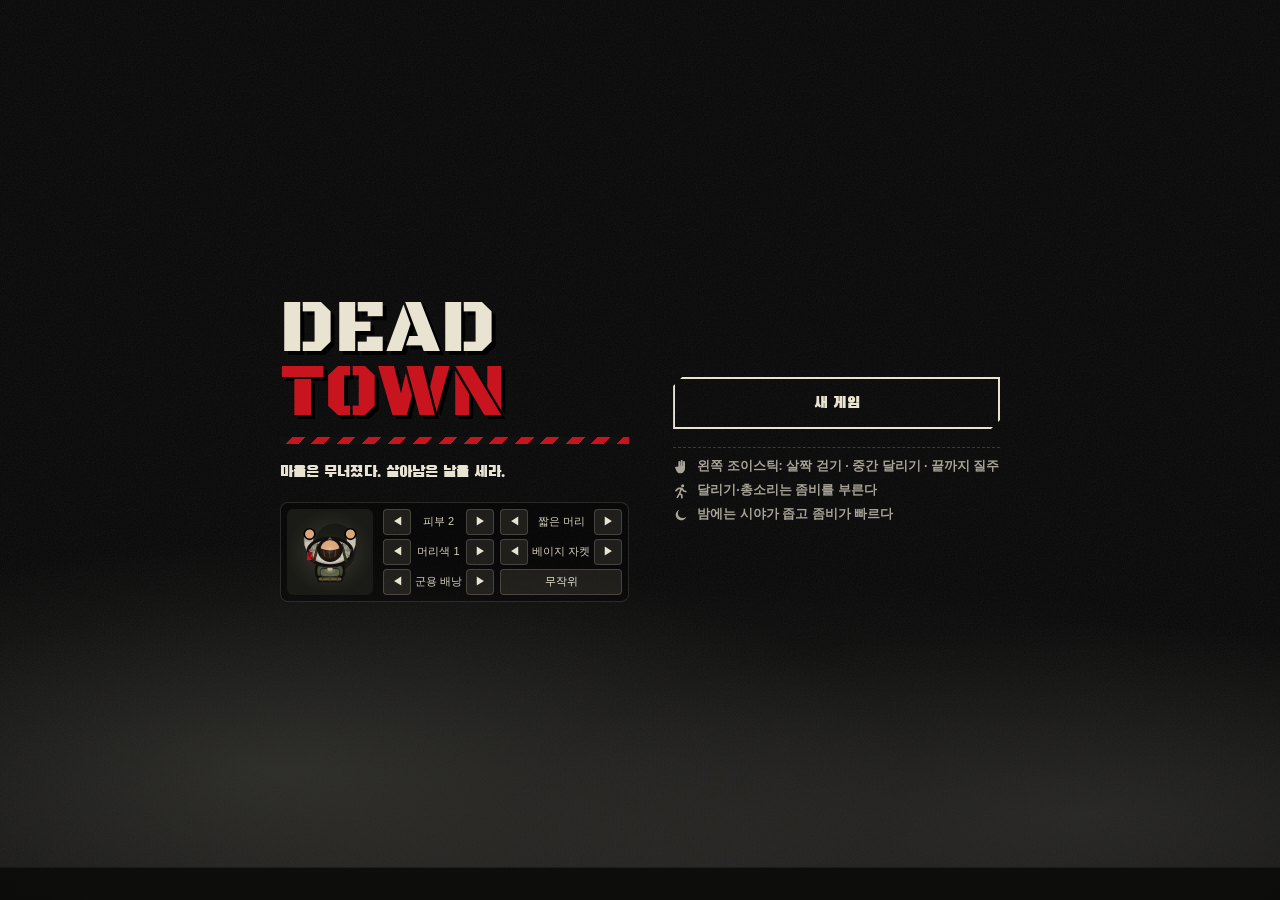
<file: index.html>
<!doctype html>
<html lang="ko">
<head>
<meta charset="utf-8">
<meta name="viewport" content="width=device-width,initial-scale=1,maximum-scale=1,user-scalable=no,viewport-fit=cover">
<meta name="apple-mobile-web-app-capable" content="yes">
<meta name="mobile-web-app-capable" content="yes">
<meta name="apple-mobile-web-app-status-bar-style" content="black-translucent">
<meta name="apple-mobile-web-app-title" content="DEAD TOWN">
<meta name="theme-color" content="#000000">
<meta name="format-detection" content="telephone=no">
<title>DEAD TOWN</title>
<link rel="manifest" href="manifest.webmanifest">
<link rel="apple-touch-icon" href="icons/icon-180.png">
<link rel="icon" href="icons/icon.svg" type="image/svg+xml">
<link rel="preconnect" href="https://fonts.googleapis.com">
<link rel="preconnect" href="https://fonts.gstatic.com" crossorigin>
<link href="https://fonts.googleapis.com/css2?family=Black+Han+Sans&family=Black+Ops+One&display=swap" rel="stylesheet">
<link rel="stylesheet" href="style.css">
</head>
<body>
<!-- 아이콘 세트 -->
<svg width="0" height="0" style="position:absolute" aria-hidden="true">
<defs>
<symbol id="i-heart" viewBox="0 0 24 24"><path fill="currentColor" d="M12 21s-7.5-4.6-9.5-9.3C1.2 8.4 3.3 5 6.6 5c2 0 3.4 1.1 4.4 2.5C12 6.1 13.4 5 15.4 5c3.3 0 5.4 3.4 4.1 6.7C19.5 16.4 12 21 12 21z"/></symbol>
<symbol id="i-food" viewBox="0 0 24 24"><path fill="currentColor" d="M5 7.5C5 6.1 8.1 5 12 5s7 1.1 7 2.5v10c0 1.4-3.1 2.5-7 2.5s-7-1.1-7-2.5z"/><path d="M5 11c0 1.4 3.1 2.5 7 2.5s7-1.1 7-2.5M5 15c0 1.4 3.1 2.5 7 2.5s7-1.1 7-2.5" fill="none" stroke="#000" stroke-width="1.3" opacity=".45"/></symbol>
<symbol id="i-drop" viewBox="0 0 24 24"><path fill="currentColor" d="M12 2.5c3.5 4.6 6.5 8.2 6.5 11.5a6.5 6.5 0 0 1-13 0C5.5 10.7 8.5 7.1 12 2.5z"/></symbol>
<symbol id="i-moon" viewBox="0 0 24 24"><path fill="currentColor" d="M20 14.5A8.2 8.2 0 1 1 9.5 4a6.6 6.6 0 0 0 10.5 10.5z"/></symbol>
<symbol id="i-bolt" viewBox="0 0 24 24"><path fill="currentColor" d="M13.5 2L4 14h6.5l-1.5 8 9.5-12.5h-6.5z"/></symbol>
<symbol id="i-sun" viewBox="0 0 24 24"><circle fill="currentColor" cx="12" cy="12" r="4.5"/><path d="M12 1.5v3M12 19.5v3M1.5 12h3M19.5 12h3M4.6 4.6l2.1 2.1M17.3 17.3l2.1 2.1M4.6 19.4l2.1-2.1M17.3 6.7l2.1-2.1" stroke="currentColor" stroke-width="2.2" stroke-linecap="round"/></symbol>
<symbol id="i-dusk" viewBox="0 0 24 24"><path fill="currentColor" d="M5 16a7 7 0 0 1 14 0z"/><path d="M2 19.5h20M12 4v3M4.5 8.5l2 2M19.5 8.5l-2 2" stroke="currentColor" stroke-width="2.2" stroke-linecap="round"/></symbol>
<symbol id="i-fist" viewBox="0 0 24 24"><path fill="currentColor" d="M6 10.5V9a1.8 1.8 0 0 1 3.6 0v-.6a1.8 1.8 0 0 1 3.6 0v.1a1.8 1.8 0 0 1 3.6 0v.6a1.8 1.8 0 0 1 3.2 1.1V14a7 7 0 0 1-7 7h-1.5A6.5 6.5 0 0 1 5 14.5v-2.2a1.8 1.8 0 0 1 1-1.8z"/></symbol>
<symbol id="i-knife" viewBox="0 0 24 24"><path fill="currentColor" d="M20.5 3.5c.8 3.5-1 7-4.5 9.8l-2.2 1.8-3.4-3.4z"/><path fill="currentColor" d="M9.6 12.5l2.9 2.9-6.6 6.6a2 2 0 0 1-2.9-2.9z"/></symbol>
<symbol id="i-hammer" viewBox="0 0 24 24"><path fill="currentColor" d="M9.5 4.5l5-2 5 5-2 5-2.3-2.3-9.4 9.4a1.8 1.8 0 0 1-2.6-2.6l9.4-9.4z"/></symbol>
<symbol id="i-bat" viewBox="0 0 24 24"><path fill="currentColor" d="M18.2 2.6a3 3 0 0 1 3.2 3.2c-.2 1-.9 1.9-1.7 2.6L8.3 18.2l-2.5-2.5 9.8-11.4c.7-.8 1.6-1.5 2.6-1.7z"/><path fill="currentColor" d="M5.2 16.3l2.5 2.5-2.9 2.9a1.8 1.8 0 0 1-2.5-2.5z"/></symbol>
<symbol id="i-pipe" viewBox="0 0 24 24"><path fill="currentColor" d="M17.5 2.5l4 4-2 2-1-1-11 11 1 1-2 2-4-4 2-2 1 1 11-11-1-1z"/></symbol>
<symbol id="i-gun" viewBox="0 0 24 24"><path fill="currentColor" d="M2 6.5h17l1-1h2v5h-8.5l-1.5 1.5v2h-3l-1.2 5.5H3.5L5 12.5 2 10.5z"/></symbol>
<symbol id="i-ammo" viewBox="0 0 24 24"><path fill="currentColor" d="M4.5 9c0-3 1.5-5 2-6 .5 1 2 3 2 6v11h-4zM10 9c0-3 1.5-5 2-6 .5 1 2 3 2 6v11h-4zM15.5 9c0-3 1.5-5 2-6 .5 1 2 3 2 6v11h-4z"/></symbol>
<symbol id="i-apple" viewBox="0 0 24 24"><path fill="currentColor" d="M12 7.5c-1.2-.8-2.4-1-3.5-1C5.6 6.5 4 9 4 12c0 4.5 3 9 5.5 9 1.2 0 1.6-.6 2.5-.6s1.3.6 2.5.6C17 21 20 16.5 20 12c0-3-1.6-5.5-4.5-5.5-1.1 0-2.3.2-3.5 1z"/><path d="M12 7.5c0-2 1-3.8 3-4.5" fill="none" stroke="currentColor" stroke-width="1.8" stroke-linecap="round"/></symbol>
<symbol id="i-bread" viewBox="0 0 24 24"><path fill="currentColor" d="M4 11a8 5 0 0 1 16 0 2 2 0 0 1-1 1.7V19a1 1 0 0 1-1 1H6a1 1 0 0 1-1-1v-6.3A2 2 0 0 1 4 11z"/></symbol>
<symbol id="i-chips" viewBox="0 0 24 24"><path fill="currentColor" d="M6 3h12l-1.5 3 1.5 3-1 12H7L6 9l1.5-3z"/></symbol>
<symbol id="i-bottle" viewBox="0 0 24 24"><path fill="currentColor" d="M10 2h4v3l1.5 2.5V21a1 1 0 0 1-1 1h-5a1 1 0 0 1-1-1V7.5L10 5z"/></symbol>
<symbol id="i-soda" viewBox="0 0 24 24"><path fill="currentColor" d="M7 4h10l-.5 1.5V19l.5 1.5H7l.5-1.5V5.5z"/></symbol>
<symbol id="i-stairs" viewBox="0 0 24 24"><path fill="currentColor" d="M3 20h5v-4h4v-4h4V8h5V5h-8v4h-4v4H5v4H3z"/></symbol>
<symbol id="i-key" viewBox="0 0 24 24"><circle cx="7.5" cy="12" r="4.5" fill="none" stroke="currentColor" stroke-width="2.4"/><path fill="currentColor" d="M11.5 10.8h10v2.4h-2v3h-2.4v-3h-1.6v2.4h-2.4v-2.4h-1.6z"/></symbol>
<symbol id="i-fuel" viewBox="0 0 24 24"><path fill="currentColor" d="M5 3h9v18H5z"/><path fill="#000" opacity=".45" d="M7 5h5v5H7z"/><path stroke="currentColor" stroke-width="1.8" fill="none" d="M14 8h2.5l2 2.5V18a1.5 1.5 0 003 0V9l-3-3"/></symbol>
<symbol id="i-note" viewBox="0 0 24 24"><path fill="currentColor" d="M5 3h10l4 4v14H5z"/><path fill="#000" opacity=".45" d="M15 3v4h4zM8 10h8v1.4H8zm0 3h8v1.4H8zm0 3h5v1.4H8z"/></symbol>
<symbol id="i-radio" viewBox="0 0 24 24"><path fill="currentColor" d="M3 9h18v11H3z"/><path stroke="currentColor" stroke-width="1.6" d="M7 8.5L17 3.5"/><circle cx="8" cy="14.5" r="3" fill="#000" opacity=".5"/><path fill="#000" opacity=".5" d="M13 12h6v1.4h-6zm0 3h6v1.4h-6z"/></symbol>
<symbol id="i-bandage" viewBox="0 0 24 24"><rect fill="currentColor" x="2" y="8" width="20" height="8" rx="4" transform="rotate(-40 12 12)"/><g fill="#000" opacity=".5"><circle cx="11" cy="11" r="1"/><circle cx="13" cy="13" r="1"/><circle cx="13" cy="10.5" r="1"/><circle cx="11" cy="13.5" r="1"/></g></symbol>
<symbol id="i-pills" viewBox="0 0 24 24"><rect fill="currentColor" x="3" y="8.5" width="18" height="7" rx="3.5" transform="rotate(-35 12 12)"/><path d="M9.8 8.8l4.4 6.4" stroke="#000" stroke-width="1.4" opacity=".5"/></symbol>
<symbol id="i-run" viewBox="0 0 24 24"><circle fill="currentColor" cx="14.5" cy="4" r="2.3"/><path d="M6.5 21.5l3.5-6 3.2 2.6V22M4.5 11.5L8 8h5.3l2.7 4 3.2.8M12.8 8.2L10 15" fill="none" stroke="currentColor" stroke-width="2.5" stroke-linecap="round" stroke-linejoin="round"/></symbol>
<symbol id="i-search" viewBox="0 0 24 24"><circle cx="10" cy="10" r="6" fill="none" stroke="currentColor" stroke-width="2.8"/><path d="M14.5 14.5L21 21" stroke="currentColor" stroke-width="3.2" stroke-linecap="round"/></symbol>
<symbol id="i-bag" viewBox="0 0 24 24"><path fill="currentColor" d="M8.5 6V5a3.5 3.5 0 0 1 7 0v1h1A3.5 3.5 0 0 1 20 9.5V20a2 2 0 0 1-2 2H6a2 2 0 0 1-2-2V9.5A3.5 3.5 0 0 1 7.5 6zm2 0h3V5a1.5 1.5 0 0 0-3 0z"/><path d="M8 13.5h8v4.5H8z" fill="#000" opacity=".4"/></symbol>
<symbol id="i-skull" viewBox="0 0 24 24"><path fill="currentColor" d="M12 2C7 2 3.5 5.5 3.5 10c0 2.6 1.2 4.6 3 5.9V19a1 1 0 0 0 1 1h1v2h2v-2h3v2h2v-2h1a1 1 0 0 0 1-1v-3.1c1.8-1.3 3-3.3 3-5.9C20.5 5.5 17 2 12 2z"/><circle cx="8.7" cy="11" r="2.3" fill="#000"/><circle cx="15.3" cy="11" r="2.3" fill="#000"/></symbol>
<symbol id="i-bio" viewBox="0 0 24 24"><circle fill="currentColor" cx="12" cy="12.5" r="2.4"/><path d="M12 3a4.5 4.5 0 0 1 3.7 7M12 3a4.5 4.5 0 0 0-3.7 7M3.8 17.2a4.5 4.5 0 0 1 4-6.3M3.8 17.2a4.5 4.5 0 0 0 7.9.3M20.2 17.2a4.5 4.5 0 0 0-4-6.3M20.2 17.2a4.5 4.5 0 0 1-7.9.3" fill="none" stroke="currentColor" stroke-width="2.2"/></symbol>
<symbol id="i-weight" viewBox="0 0 24 24"><path fill="currentColor" d="M8 8.5a4 4 0 0 1 8 0h-2.2a1.8 1.8 0 0 0-3.6 0z"/><path fill="currentColor" d="M5.5 11h13l1.5 10H4z"/></symbol>
<symbol id="i-map" viewBox="0 0 24 24"><path d="M3 5.5l6-2.2 6 2.2 6-2.2v15.2l-6 2.2-6-2.2-6 2.2z" fill="none" stroke="currentColor" stroke-width="2" stroke-linejoin="round"/><path d="M9 3.5v15M15 5.5v15" stroke="currentColor" stroke-width="2"/></symbol>
<symbol id="i-menu" viewBox="0 0 24 24"><path d="M4 6.5h16M4 12h16M4 17.5h16" stroke="currentColor" stroke-width="2.8" stroke-linecap="square"/></symbol>
<symbol id="i-close" viewBox="0 0 24 24"><path d="M5 5l14 14M19 5L5 19" stroke="currentColor" stroke-width="3" stroke-linecap="square"/></symbol>
<symbol id="i-save" viewBox="0 0 24 24"><path fill="currentColor" d="M4 3h13l3 3v15H4zm3 2v5h9V5zm5 9a2.5 2.5 0 1 0 0 5 2.5 2.5 0 0 0 0-5z"/></symbol>
<symbol id="i-hand" viewBox="0 0 24 24"><path fill="currentColor" d="M8 11V4.5a1.5 1.5 0 0 1 3 0V10h.5V3a1.5 1.5 0 0 1 3 0v7h.5V4.5a1.5 1.5 0 0 1 3 0v9.5c0 4.4-3 7.5-7 7.5-2.4 0-4-1-5.3-2.8L3.5 14a1.6 1.6 0 0 1 2.5-2z"/></symbol>
<symbol id="i-plank" viewBox="0 0 24 24"><rect fill="currentColor" x="1.5" y="9" width="21" height="6.5" rx="1" transform="rotate(-25 12 12)"/><path d="M5.5 14.5l12-5.6M8 16.5l7-3.3" stroke="#000" stroke-width="1" opacity=".4"/></symbol>
<symbol id="i-nails" viewBox="0 0 24 24"><path fill="currentColor" d="M4 3h7v2.2H8.6V18l-1.1 3.5L6.4 18V5.2H4zM13 5h7v2.2h-2.4V19l-1.1 3-1.1-3V7.2H13z"/></symbol>
<symbol id="i-cloth" viewBox="0 0 24 24"><path fill="currentColor" d="M4 5h16l-2 3.5 2 3.5-2 3.5 2 3.5H4l2-3.5L4 12l2-3.5z"/><path d="M8 9h8M8 12h8M8 15h8" stroke="#000" stroke-width="1" opacity=".35"/></symbol>
<symbol id="i-scrap" viewBox="0 0 24 24"><path fill="currentColor" d="M2.5 16l5-8.5 4 3.5 3.5-6 6.5 9.5-4.5 5.5H6z"/><path d="M8 14l3 1 3-3" fill="none" stroke="#000" stroke-width="1.2" opacity=".4"/></symbol>
<symbol id="i-wire" viewBox="0 0 24 24"><path d="M3 17c3-9 6 4 9-3s6 3 9-5" fill="none" stroke="currentColor" stroke-width="2.6" stroke-linecap="round"/><circle cx="3" cy="17" r="2.2" fill="currentColor"/><circle cx="21" cy="9" r="2.2" fill="currentColor"/></symbol>
<symbol id="i-tape" viewBox="0 0 24 24"><circle cx="10" cy="11" r="6.5" fill="none" stroke="currentColor" stroke-width="4.2"/><path fill="currentColor" d="M10 15.5h12V19H10z"/></symbol>
<symbol id="i-glue" viewBox="0 0 24 24"><path fill="currentColor" d="M7.5 9h9v12a1 1 0 0 1-1 1h-7a1 1 0 0 1-1-1zM10 5h4v4h-4zM11.2 1.5h1.6V5h-1.6z"/><path d="M9.5 13h5" stroke="#000" stroke-width="1.4" opacity=".4"/></symbol>
<symbol id="i-shirt" viewBox="0 0 24 24"><path fill="currentColor" d="M8 3L2.5 6.5l2.8 3.8L7.5 9v12h9V9l2.2 1.3 2.8-3.8L16 3c-.8 1.8-2.2 2.8-4 2.8S8.8 4.8 8 3z"/></symbol>
<symbol id="i-screwdriver" viewBox="0 0 24 24"><path fill="currentColor" d="M14.5 2.5l7 7-3.5 3.5-2-2-6 6 .6.6-4.3 4.3-3.6-3.6 4.3-4.3.6.6 6-6-2-2z"/></symbol>
<symbol id="i-barricade" viewBox="0 0 24 24"><rect fill="currentColor" x="1.5" y="9.5" width="21" height="5" rx="1" transform="rotate(-28 12 12)"/><rect fill="currentColor" x="1.5" y="9.5" width="21" height="5" rx="1" transform="rotate(28 12 12)"/><circle cx="12" cy="12" r="1.2" fill="#000"/></symbol>
<symbol id="i-bench" viewBox="0 0 24 24"><path fill="currentColor" d="M2 6.5h20v4H2zM3.5 10.5h3V21h-3zM17.5 10.5h3V21h-3zM6.5 14h11v2.2h-11z"/></symbol>
<symbol id="i-nailbat" viewBox="0 0 24 24"><rect fill="currentColor" x="9.2" y="1.5" width="5.6" height="21" rx="1" transform="rotate(38 12 12)"/><path d="M14.5 3.5l3 1.8M16.8 6.3l3 1.8M12.2 6.4L9.4 4.6M14.6 9.2l-2.8-1.8" stroke="currentColor" stroke-width="1.6" stroke-linecap="round"/></symbol>
<symbol id="i-spear" viewBox="0 0 24 24"><path fill="currentColor" d="M22 2l-2 7.5-2.2-2.2-1.1 1.1-1.1-1.1 1.1-1.1L14.5 4z"/><path fill="currentColor" d="M15.2 7.4l1.4 1.4L4 21.4 2.6 20z"/><path d="M13.5 8.5l2 2" stroke="#000" stroke-width="1" opacity=".5"/></symbol>
<symbol id="i-craft" viewBox="0 0 24 24"><path fill="currentColor" d="M15.5 2.5a5.2 5.2 0 0 0-5 6.7L2.8 16.9a2.2 2.2 0 0 0 3.1 3.1l7.7-7.7a5.2 5.2 0 0 0 6.7-6.2l-3.1 3.1-3.2-.9-.8-3.2 3.1-3.1a5.3 5.3 0 0 0-.8-.1z"/></symbol>
<symbol id="i-pot" viewBox="0 0 24 24"><path fill="currentColor" d="M3 9h18v2h-1.5v6a3 3 0 0 1-3 3h-9a3 3 0 0 1-3-3v-6H3zM8 6h8v2H8zM1 11h2v2H1zM21 11h2v2h-2z"/></symbol>
<symbol id="i-fire" viewBox="0 0 24 24"><path fill="currentColor" d="M12 2c1 4 5 5.5 5 10.5A5 5 0 0 1 7 12.5c0-2 1-3.5 2-4.5 0 2 1 3 2 3 0-3-1-5 1-9z"/><path d="M4 21h16" stroke="currentColor" stroke-width="2.4" stroke-linecap="round"/></symbol>
<symbol id="i-axe" viewBox="0 0 24 24"><path fill="currentColor" d="M13 3.5c3.5 0 6.5 2.3 7.5 5.5l-5.2 1.6-2.1-2.1z"/><path d="M5 20L15.5 9.5" stroke="currentColor" stroke-width="2.6" stroke-linecap="round"/></symbol>
<symbol id="i-saw" viewBox="0 0 24 24"><path fill="currentColor" d="M3 14l13-9 3.5 3.5-9 13z"/><path d="M5.5 16.5l1.2 1.2M8 14l1.2 1.2M10.5 11.5l1.2 1.2M13 9l1.2 1.2" stroke="#000" stroke-width="1.2" opacity=".5"/><rect fill="currentColor" x="16.5" y="2" width="5" height="3.2" rx="1" transform="rotate(45 19 3.6)"/></symbol>
<symbol id="i-log" viewBox="0 0 24 24"><rect fill="currentColor" x="2.5" y="8" width="16" height="8" rx="2"/><ellipse fill="currentColor" cx="18.5" cy="12" rx="3" ry="4"/><ellipse cx="18.5" cy="12" rx="1.6" ry="2.2" fill="none" stroke="#000" stroke-width="1" opacity=".45"/></symbol>
<symbol id="i-crouch" viewBox="0 0 24 24"><circle fill="currentColor" cx="10" cy="6" r="2.6"/><path d="M8 11.5l4 1.5 3.5 4.5M12 13l-2.5 4.5H14M4.5 21h15" fill="none" stroke="currentColor" stroke-width="2.5" stroke-linecap="round" stroke-linejoin="round"/></symbol>
<symbol id="i-car" viewBox="0 0 24 24"><path fill="currentColor" d="M5 11l2-5h10l2 5h1.5v6H19v2h-3v-2H8v2H5v-2H3.5v-6z"/><path d="M7.5 10.5L9 7h6l1.5 3.5z" fill="#000" opacity=".4"/></symbol>
<symbol id="i-pan" viewBox="0 0 24 24"><circle fill="currentColor" cx="9" cy="14" r="6.5"/><path d="M14.5 10L21.5 3" fill="none" stroke="currentColor" stroke-linecap="round" stroke-linejoin="round" stroke-width="2.6"/></symbol>
<symbol id="i-wrench" viewBox="0 0 24 24"><path fill="currentColor" d="M15 2.5a5 5 0 0 0-4.6 6.8L3 16.7a2.2 2.2 0 0 0 3.1 3.1l7.4-7.4A5 5 0 0 0 20.5 8l-3 1-2.5-2.5 1-3z"/></symbol>
<symbol id="i-hknife" viewBox="0 0 24 24"><path fill="currentColor" d="M3 21l4-4 1.5 1.5-4 4zM7.5 15.5L19 2.5c1.5 2 1.4 5.3-1 8L10 18z"/></symbol>
<symbol id="i-baton" viewBox="0 0 24 24"><path d="M5 19L19 5" fill="none" stroke="currentColor" stroke-linecap="round" stroke-linejoin="round" stroke-width="3.2"/><path d="M8 13.5l3 3" fill="none" stroke="currentColor" stroke-linecap="round" stroke-linejoin="round" stroke-width="2"/></symbol>
<symbol id="i-brick" viewBox="0 0 24 24"><path fill="currentColor" d="M3 8.5l12-3 6 3.5-12 3.2zM3 8.5v6l6 3.5v-6zM9 12v6l12-3.2V9z"/></symbol>
<symbol id="i-crowbar" viewBox="0 0 24 24"><path d="M6 21L18.5 4.5q2-2 3 .5" fill="none" stroke="currentColor" stroke-linecap="round" stroke-linejoin="round" stroke-width="2.6"/><path d="M6 21l-3-1.5" fill="none" stroke="currentColor" stroke-linecap="round" stroke-linejoin="round" stroke-width="2.6"/></symbol>
<symbol id="i-golf" viewBox="0 0 24 24"><path d="M16 3L8.5 19" fill="none" stroke="currentColor" stroke-linecap="round" stroke-linejoin="round" stroke-width="2"/><path fill="currentColor" d="M8.5 19l-4.5 1.5 1-3.5z"/></symbol>
<symbol id="i-hockey" viewBox="0 0 24 24"><path d="M15 3L9.5 17.5" fill="none" stroke="currentColor" stroke-linecap="round" stroke-linejoin="round" stroke-width="2.4"/><path fill="currentColor" d="M9.5 17.5L4 20.5l.5 1.5 6.8-2z"/></symbol>
<symbol id="i-shovel" viewBox="0 0 24 24"><path d="M17 3l-7 11" fill="none" stroke="currentColor" stroke-linecap="round" stroke-linejoin="round" stroke-width="2.2"/><path fill="currentColor" d="M10.5 12.5l-4.5 3-1.5 5.5 5.5-1.5 3-4.5z"/><path d="M15.5 2l3 2" fill="none" stroke="currentColor" stroke-linecap="round" stroke-linejoin="round" stroke-width="2.2"/></symbol>
<symbol id="i-machete" viewBox="0 0 24 24"><path fill="currentColor" d="M3.5 20.5l3-3 1.5 1.5-3 3zM7 16.5L19.5 3.5c1.2 1.3 1.4 3.6-.2 5.8L9 19z"/></symbol>
<symbol id="i-pickaxe" viewBox="0 0 24 24"><path d="M6 21L15.5 8" fill="none" stroke="currentColor" stroke-linecap="round" stroke-linejoin="round" stroke-width="2.4"/><path fill="currentColor" d="M4 6.5q8-3.5 16.5 3.5l-1 1.2Q12.5 7 5 8.5z"/></symbol>
<symbol id="i-fireaxe" viewBox="0 0 24 24"><path d="M6 21L17 6" fill="none" stroke="currentColor" stroke-linecap="round" stroke-linejoin="round" stroke-width="2.4"/><path fill="currentColor" d="M13.5 2.5q6 .5 8 6l-5.5 2-4-4z"/><path fill="currentColor" d="M16.5 7l-3 -1.5-1.5 2.5z"/></symbol>
<symbol id="i-sledge" viewBox="0 0 24 24"><path d="M5 21L15 9.5" fill="none" stroke="currentColor" stroke-linecap="round" stroke-linejoin="round" stroke-width="2.4"/><path fill="currentColor" d="M12.5 5l4.5-2.5 5 5.5-3.5 3.5z"/></symbol>
<symbol id="i-katana" viewBox="0 0 24 24"><path d="M4 20L20 4" fill="none" stroke="currentColor" stroke-linecap="round" stroke-linejoin="round" stroke-width="1.8"/><path d="M5 19l2 2M8 15.5L10.5 18" fill="none" stroke="currentColor" stroke-linecap="round" stroke-linejoin="round" stroke-width="2.4"/></symbol>
<symbol id="i-revolver" viewBox="0 0 24 24"><path fill="currentColor" d="M2.5 8h12v3h-3.5l-1.5 1.5h-2L6.5 20H3l2-8.5H2.5z"/><circle fill="currentColor" cx="12" cy="12.5" r="2.4"/><rect fill="currentColor" x="14.5" y="8" width="7" height="2" rx=".5"/></symbol>
<symbol id="i-shotgun" viewBox="0 0 24 24"><path fill="currentColor" d="M1.5 11.5h15v2.5H10l-1 1.5H6.5l-1 4H2l1.5-5H1.5z"/><rect fill="currentColor" x="16" y="11" width="6.5" height="1.6"/><rect fill="currentColor" x="16" y="13" width="6.5" height="1.2"/></symbol>
<symbol id="i-rifle" viewBox="0 0 24 24"><path fill="currentColor" d="M1 12h13v2H9.5L7 18H3.5L5 14H1z"/><rect fill="currentColor" x="13.5" y="12.2" width="9.5" height="1.3"/><rect fill="currentColor" x="8" y="9.5" width="5" height="2" rx=".8"/></symbol>
<symbol id="i-crossbow" viewBox="0 0 24 24"><path d="M4 9q8-8 16 0" fill="none" stroke="currentColor" stroke-linecap="round" stroke-linejoin="round" stroke-width="2"/><path d="M12 4v16M4 9l8 3 8-3" fill="none" stroke="currentColor" stroke-linecap="round" stroke-linejoin="round" stroke-width="1.6"/></symbol>
<symbol id="i-shells" viewBox="0 0 24 24"><rect fill="currentColor" x="4" y="6" width="5" height="13" rx="1"/><rect fill="currentColor" x="10" y="6" width="5" height="13" rx="1"/><rect fill="currentColor" x="16" y="6" width="5" height="13" rx="1"/><path d="M4 15h17" stroke="#000" stroke-width="1.5" opacity=".5"/></symbol>
<symbol id="i-rammo" viewBox="0 0 24 24"><path fill="currentColor" d="M6 20V9l1.5-5L9 9v11zM11 20V9l1.5-5L14 9v11zM16 20V9l1.5-5L19 9v11z"/></symbol>
<symbol id="i-bolt" viewBox="0 0 24 24"><path d="M4 20L18 6" fill="none" stroke="currentColor" stroke-linecap="round" stroke-linejoin="round" stroke-width="1.8"/><path fill="currentColor" d="M17 3.5l3.5 3.5-4 .5z"/><path d="M4 20l1-3M4 20l3-1" fill="none" stroke="currentColor" stroke-linecap="round" stroke-linejoin="round" stroke-width="1.5"/></symbol>
<symbol id="i-scrwep" viewBox="0 0 24 24"><path d="M4 20L14 10" fill="none" stroke="currentColor" stroke-linecap="round" stroke-linejoin="round" stroke-width="2"/><path fill="currentColor" d="M13 7.5l3.5 3.5 5-5-3.5-3.5z"/></symbol>
<symbol id="i-hat" viewBox="0 0 24 24"><path fill="currentColor" d="M4 14c0-5 3.6-8.5 8-8.5s8 3.5 8 8.5v1H4zM2 16h20v2.5H2z"/></symbol>
<symbol id="i-helm" viewBox="0 0 24 24"><path fill="currentColor" d="M3 15a9 9 0 0 1 18 0v2H3zM11 4h2v5h-2zM1 17.5h22V20H1z"/></symbol>
<symbol id="i-jacket" viewBox="0 0 24 24"><path fill="currentColor" d="M8 3l4 3 4-3 5 3 2 7-3 1v8H4v-8l-3-1 2-7zM11.2 7v13h1.6V7z"/></symbol>
<symbol id="i-vest" viewBox="0 0 24 24"><path fill="currentColor" d="M7 2h3l2 3 2-3h3l1 5 1 14H5L6 7zM8 10h3v3H8zm5 0h3v3h-3z"/></symbol>
<symbol id="i-pants" viewBox="0 0 24 24"><path fill="currentColor" d="M6 2h12l1.5 20h-5L12 9l-2.5 13h-5z"/></symbol>
<symbol id="i-boots" viewBox="0 0 24 24"><path fill="currentColor" d="M3 3h7v11l6 2c3 1 5 2.5 5 5H3z"/></symbol>
<symbol id="i-gloves" viewBox="0 0 24 24"><path fill="currentColor" d="M7 21v-6L4 10l2-1 2 2V4.5a1.2 1.2 0 0 1 2.4 0V10h.6V3a1.2 1.2 0 0 1 2.4 0v7h.6V4a1.2 1.2 0 0 1 2.4 0v6h.6V6a1.2 1.2 0 0 1 2.4 0v9l-2 6z"/></symbol>
<symbol id="i-pack" viewBox="0 0 24 24"><path fill="currentColor" d="M9 2h6v2.2c3 .8 5 3.4 5 6.8v10a1 1 0 0 1-1 1H5a1 1 0 0 1-1-1V11c0-3.4 2-6 5-6.8zm1.5 1.5v.5h3v-.5zM7 13h10v5H7z"/></symbol>
<symbol id="i-shield" viewBox="0 0 24 24"><path fill="currentColor" d="M12 2l8 3v6c0 5.5-3.5 9.5-8 11-4.5-1.5-8-5.5-8-11V5z"/></symbol>
<symbol id="i-lock" viewBox="0 0 24 24"><path fill="currentColor" d="M6 10V7a6 6 0 0 1 12 0v3h1v12H5V10zm2.5 0h7V7a3.5 3.5 0 0 0-7 0z"/></symbol>
<symbol id="i-reload" viewBox="0 0 24 24"><path d="M19 12a7 7 0 1 1-2.05-4.95" fill="none" stroke="currentColor" stroke-width="2.4" stroke-linecap="round"/><path fill="currentColor" d="M20.5 3.5v6h-6z"/></symbol>
<symbol id="i-mkhome" viewBox="0 0 24 24"><path fill="currentColor" d="M12 3l9 8h-3v9h-5v-6h-2v6H6v-9H3z"/></symbol>
<symbol id="i-mkmed" viewBox="0 0 24 24"><path fill="currentColor" d="M9 3h6v6h6v6h-6v6H9v-6H3V9h6z"/></symbol>
<symbol id="i-mktext" viewBox="0 0 24 24"><path fill="currentColor" d="M4 4h16v4h-2.5V6.5H13.5V19H16v2H8v-2h2.5V6.5H6.5V8H4z"/></symbol>
<symbol id="i-mkerase" viewBox="0 0 24 24"><path fill="currentColor" d="M15.2 3.6l5.2 5.2c.8.8.8 2 0 2.8L12 20H7.5l-3.9-3.9c-.8-.8-.8-2 0-2.8zM9 12.4l-3.6 3.6 2.9 2.9h2.9l2.4-2.4z"/><path fill="currentColor" d="M13 20h8v1.6h-8z"/></symbol>
<symbol id="i-swap" viewBox="0 0 24 24"><path fill="currentColor" d="M16 3l5 5-5 5v-3.5H4v-3h12zM8 11v3.5h12v3H8V21l-5-5z"/></symbol>
<symbol id="i-warn" viewBox="0 0 24 24"><path fill="currentColor" d="M12 2l11 19H1zm-1.3 7v6h2.6V9zm0 8v2.6h2.6V17z"/></symbol>
<symbol id="i-temp" viewBox="0 0 24 24"><path fill="currentColor" d="M10 3a2 2 0 0 1 4 0v10.5a4.5 4.5 0 1 1-4 0z"/></symbol>
<symbol id="i-star" viewBox="0 0 24 24"><path fill="currentColor" d="M12 2l2.9 6.6 7.1.6-5.4 4.7 1.6 7L12 17.3 5.8 20.9l1.6-7L2 9.2l7.1-.6z"/></symbol>
</defs>
</svg>

<div id="app">
  <svg id="ground" xmlns="http://www.w3.org/2000/svg"></svg>
  <svg id="view" xmlns="http://www.w3.org/2000/svg"></svg>
  <canvas id="fog"></canvas>
  <svg id="sky" xmlns="http://www.w3.org/2000/svg"></svg>
  <div id="tint"></div>
  <canvas id="rain"></canvas>
  <div id="vign"></div>
  <div id="lowhp"></div>
  <div id="cond"><div class="cl cl-heat"></div><div class="cl cl-sick"></div><div class="cl cl-wet"></div><div class="cl cl-frost"></div><div class="cl cl-starve"></div><div class="cl cl-winded"></div><div class="cl cl-bleed"></div><div class="cl cl-crit"></div><div class="cl cl-critv"></div><div class="lid t"></div><div class="lid b"></div></div>
  <div id="hurt"></div>
  <div id="grain"></div>

  <div id="hud">
    <div class="hud-grid">
      <div class="hud-left">
        <div id="clock">
          <div class="daybox"><small>DAY</small><b id="day">1</b></div>
          <div class="timebox">
            <b id="time">09:00</b>
            <div class="trow"><span id="phase"><svg><use id="phaseIcon" href="#i-sun"/></svg><em id="phaseTxt">낮</em></span><span id="tempChip"><svg viewBox="0 0 10 22" class="thermo"><rect x="3" y="1.5" width="4" height="15" rx="2" class="tb"/><rect id="thFill" x="4" y="9" width="2" height="7" fill="currentColor"/><circle cx="5" cy="18" r="3.3" fill="currentColor" stroke="#0b0b0a" stroke-width=".8"/></svg><b id="tempTxt">--°</b></span></div><span id="flTag" class="hidden"></span><span id="carTag" class="hidden"></span>
          </div>
        </div>
        <div id="stats">
          <div class="stat" data-k="hp"><svg><use href="#i-heart"/></svg><b>100</b><span><em></em></span></div>
          <div class="stat" data-k="full"><svg><use href="#i-food"/></svg><b>80</b><span><em></em></span></div>
          <div class="stat" data-k="hyd"><svg><use href="#i-drop"/></svg><b>80</b><span><em></em></span></div>
          <div class="stat" data-k="energy"><svg><use href="#i-moon"/></svg><b>85</b><span><em></em></span></div>
          <div class="stat" data-k="endu"><svg><use href="#i-bolt"/></svg><b>100</b><span><em></em></span></div>
        </div>
        <div id="moodles"></div>
        <div id="mdInfo" class="hidden"></div>
      </div>
      <div class="hud-right">
        <button id="minimap" aria-label="지도"><svg id="mini" viewBox="0 0 28 28"></svg><i class="mm-tag"><svg><use href="#i-map"/></svg></i></button>
        <div class="rcol"><button id="menuBtn" class="icon-btn" aria-label="메뉴"><svg><use href="#i-menu"/></svg></button>
        <button id="zIn" class="icon-btn zb" aria-label="확대">+</button><button id="zOut" class="icon-btn zb" aria-label="축소">−</button></div>
      </div>
    </div>
  </div>

  <div id="toast"></div>
  <div id="act" class="hidden"></div>

  <div id="joyzone"><div id="joy">
    <svg class="jring" viewBox="0 0 100 100"><circle class="rbg" cx="50" cy="50" r="46"/><circle id="joyRing" class="rfg" cx="50" cy="50" r="46"/></svg>
    <i class="zone z1"></i><i class="zone z2"></i>
    <div id="knob"></div><b id="gaitLbl"></b>
  </div></div>

  <button id="btnCrouch" class="btn sm" aria-label="웅크리기"><svg class="ic"><use href="#i-crouch"/></svg><small>웅크리기</small></button>
  <div id="btns">
    <button id="btnAttack" class="btn big">
      <svg class="ring" viewBox="0 0 100 100"><circle class="rbg" cx="50" cy="50" r="46"/><circle id="atkRing" class="rfg" cx="50" cy="50" r="46"/></svg>
      <svg class="ic"><use id="atkIcon" href="#i-fist"/></svg>
      <small id="wname">맨손</small>
    </button>
    <button id="btnUse" class="btn" disabled>
      <svg class="ic"><use href="#i-search"/></svg><small id="useLbl">뒤지기</small>
    </button>
    <button id="btnAlt" class="btn hidden">
      <svg class="ic"><use id="altIcon" href="#i-hand"/></svg><small id="altLbl">행동</small>
    </button>
    <button id="btnSwap" class="btn hidden" aria-label="무기 바꾸기"><svg class="ic"><use id="swapIcon" href="#i-gun"/></svg><i><svg><use href="#i-swap"/></svg></i></button>
    <button id="btnReload" class="btn hidden" aria-label="재장전"><svg class="ic"><use href="#i-reload"/></svg></button>
    <button id="btnBag" class="btn">
      <svg class="ic"><use href="#i-bag"/></svg><small id="bagLbl">0kg</small>
    </button>
  </div>

  <div id="sheet" class="hidden">
    <div class="sheet-card">
      <div class="sheet-head">
        <svg class="hic"><use id="sheetIcon" href="#i-bag"/></svg>
        <b id="sheetTitle">가방</b>
        <div id="sheetTabs"></div>
        <span id="danger" class="hidden"></span>
        <div class="wgauge">
          <svg><use href="#i-weight"/></svg>
          <div class="wbar"><em id="wfill"></em><i class="cap"></i></div>
          <span id="wtext">0 / 15kg</span>
        </div>
        <button id="sheetClose" class="xbtn" aria-label="닫기"><svg><use href="#i-close"/></svg></button>
      </div>
      <div class="sheet-main">
        <div id="sheetNav"></div>
        <div class="sheet-mid">
          <div id="sheetAct" class="hidden"></div>
          <div id="sheetBody" class="scroll"></div>
        </div>
        <div id="detail" class="hidden"></div>
      </div>
    </div>
  </div>

  <div id="quick"></div>
  <div id="altMenu" class="hidden"></div>

  <div id="bigmap" class="overlay hidden">
    <div class="map-box">
      <div class="map-head"><svg><use href="#i-map"/></svg><b>지도</b><button id="mapClose" class="xbtn" aria-label="닫기"><svg><use href="#i-close"/></svg></button></div>
      <div class="map-wrap"><svg id="bigmapSvg" viewBox="0 0 72 72" preserveAspectRatio="xMidYMid meet"></svg><div id="mapZoom" class="mz"><button data-z="in" aria-label="확대">+</button><button data-z="out" aria-label="축소">−</button><button data-z="me" aria-label="내 위치">◎</button></div></div>
      <div id="mkBar" class="mk-bar">
        <div id="mkNo" class="mk-no hidden"></div>
        <div id="mkTools" class="mk-grid">
          <button data-mk="base" aria-label="기지" title="기지"><svg><use href="#i-mkhome"/></svg></button><button data-mk="car" aria-label="차" title="차"><svg><use href="#i-car"/></svg></button><button data-mk="danger" aria-label="위험" title="위험"><svg><use href="#i-warn"/></svg></button><button data-mk="zomb" aria-label="좀비" title="좀비"><svg><use href="#i-skull"/></svg></button><button data-mk="loot" aria-label="물건" title="물건"><svg><use href="#i-star"/></svg></button>
          <button data-mk="food" aria-label="음식" title="음식"><svg><use href="#i-food"/></svg></button><button data-mk="water" aria-label="물" title="물"><svg><use href="#i-drop"/></svg></button><button data-mk="med" aria-label="약" title="약"><svg><use href="#i-mkmed"/></svg></button><button data-mk="text" aria-label="글자 쓰기" title="글자 쓰기"><svg><use href="#i-mktext"/></svg></button><button data-mk="del" aria-label="지우개" title="지우개"><svg><use href="#i-mkerase"/></svg></button>
        </div>
        <input id="mkText" class="hidden" maxlength="14" placeholder="적을 글자 (14자)" autocomplete="off">
        <div id="mkPens" class="mk-pens"></div>
        <em id="mkHint"></em>
      </div>
      <div class="legend"><span><i class="lg-p"></i>나</span><span id="lgTown">가본 도시만 이름이 보입니다</span><span id="lgRoad">지도 아이템을 읽으면 그 지역이 채워집니다</span></div>
    </div>
  </div>

  <button id="restBar" class="hidden" type="button"><svg class="ic"><use href="#i-bench"/></svg>휴식 중 · 시간 ×3<small>누르거나 움직이면 멈춤</small></button>
  <div id="sleep" class="hidden">
    <svg class="sleep-ic"><use href="#i-moon"/></svg>
    <div class="zzz">Z z z</div>
    <div id="sleepTime">잠자는 중</div>
    <button id="wakeBtn" class="wbtn">일어나기</button>
  </div>

  <div id="menu" class="overlay hidden">
    <div class="ov-box">
      <div class="tape"></div>
      <h2>일시정지</h2>
      <p id="menuStat"></p>
      <button id="mResume" class="wbtn">계속하기</button>
      <button id="mSave" class="obtn">저장하기</button>
      <div class="mrow"><button id="mSound" class="obtn">소리: 켜짐</button><button id="mShake" class="obtn">흔들림·울렁임: 켜짐</button></div>
      <div class="mrow"><button id="mPerf" class="obtn">성능 모드: 꺼짐</button><button id="mHand" class="obtn">조작: 오른손</button><button id="mBtnSz" class="obtn">버튼: 보통</button></div>
      <button id="mJournal" class="obtn">기록 · 읽은 쪽지</button>
      <button id="mNew" class="obtn danger">새 게임</button>
      <p class="mhelp">왼쪽 드래그 이동 · 빨간 버튼 공격(누르고 있으면 연속) · 가구 옆 버튼으로 수색 · 아래 추천 버튼으로 바로 먹기/지혈</p>
    </div>
  </div>

  <div id="story" class="overlay hidden">
    <div class="ov-box story-box">
      <div class="tape"></div>
      <h2 id="storyT"></h2>
      <div id="storyX"></div>
      <div id="storyList"></div>
      <button id="storyClose" class="wbtn">닫기</button>
    </div>
  </div>

  <div id="loading" class="hidden"><div class="ld-box"><i></i><b>마을을 만드는 중…</b></div></div>
  <div id="title" class="overlay">
    <div class="tfog"></div>
    <svg class="tzs" viewBox="0 0 852 140" preserveAspectRatio="xMidYMax slice" aria-hidden="true">
      <defs><g id="zsil"><circle cx="0" cy="-58" r="7"/><path d="M-1 -50Q2 -30 0 -18L-6 0M0 -18L7 0M-1 -46L20 -40M-1 -40L18 -32" fill="none" stroke-width="7" stroke-linecap="round"/></g></defs>
      <g class="zw z1"><use href="#zsil" x="0" y="130"/></g>
      <g class="zw z2"><use href="#zsil" x="0" y="134" transform="scale(1.15)"/></g>
      <g class="zw z3"><use href="#zsil" x="0" y="128"/></g>
      <g class="zw z4"><use href="#zsil" x="0" y="132" transform="scale(.85)"/></g>
      <rect x="0" y="126" width="852" height="14" fill="#0b0b0a"/>
    </svg>
    <div class="ov-box two">
      <div class="col">
        <div class="logo">DEAD<span>TOWN</span></div>
        <div class="tape"></div>
        <p class="tag">마을은 무너졌다. 살아남은 날을 세라.</p>
        <div class="lookpick">
          <svg id="lookSvg" viewBox="0 0 100 100"></svg>
          <div class="lk-rows">
            <div class="lk-row"><button data-k="lkSkin" data-d="-1">◀</button><span id="lkSkin"></span><button data-k="lkSkin" data-d="1">▶</button></div>
            <div class="lk-row"><button data-k="lkHair" data-d="-1">◀</button><span id="lkHair"></span><button data-k="lkHair" data-d="1">▶</button></div>
            <div class="lk-row"><button data-k="lkHc" data-d="-1">◀</button><span id="lkHc"></span><button data-k="lkHc" data-d="1">▶</button></div>
            <div class="lk-row"><button data-k="lkJk" data-d="-1">◀</button><span id="lkJk"></span><button data-k="lkJk" data-d="1">▶</button></div>
            <div class="lk-row"><button data-k="lkPk" data-d="-1">◀</button><span id="lkPk"></span><button data-k="lkPk" data-d="1">▶</button></div>
            <button id="lkRand" class="lk-rand">무작위</button>
          </div>
        </div>
      </div>
      <div class="col">
        <button id="tContinue" class="wbtn hidden">이어하기</button>
        <button id="tNew" class="obtn">새 게임</button>
        <div class="help">
          <span><svg><use href="#i-hand"/></svg>왼쪽 조이스틱: 살짝 걷기 · 중간 달리기 · 끝까지 질주</span>
          <span><svg><use href="#i-run"/></svg>달리기·총소리는 좀비를 부른다</span>
          <span><svg><use href="#i-moon"/></svg>밤에는 시야가 좁고 좀비가 빠르다</span>
        </div>
      </div>
    </div>
  </div>

  <div id="dead" class="overlay hidden">
    <div class="ov-box">
      <svg class="skull"><use href="#i-skull"/></svg>
      <div class="logo red">사망</div>
      <div class="tape"></div>
      <p id="deadStat"></p>
      <button id="dRestart" class="wbtn">다시 시작</button>
    </div>
  </div>
</div>
<script src="js/audio.js"></script>
<script src="js/rng.js"></script>
<script src="js/map.js"></script>
<script src="js/world.js"></script>
<script src="js/county.js"></script>
<script src="js/story.js"></script>
<script src="js/levels.js"></script>
<script src="js/astar.js"></script>
<script src="js/game.js"></script>
</body>
</html>
</file>
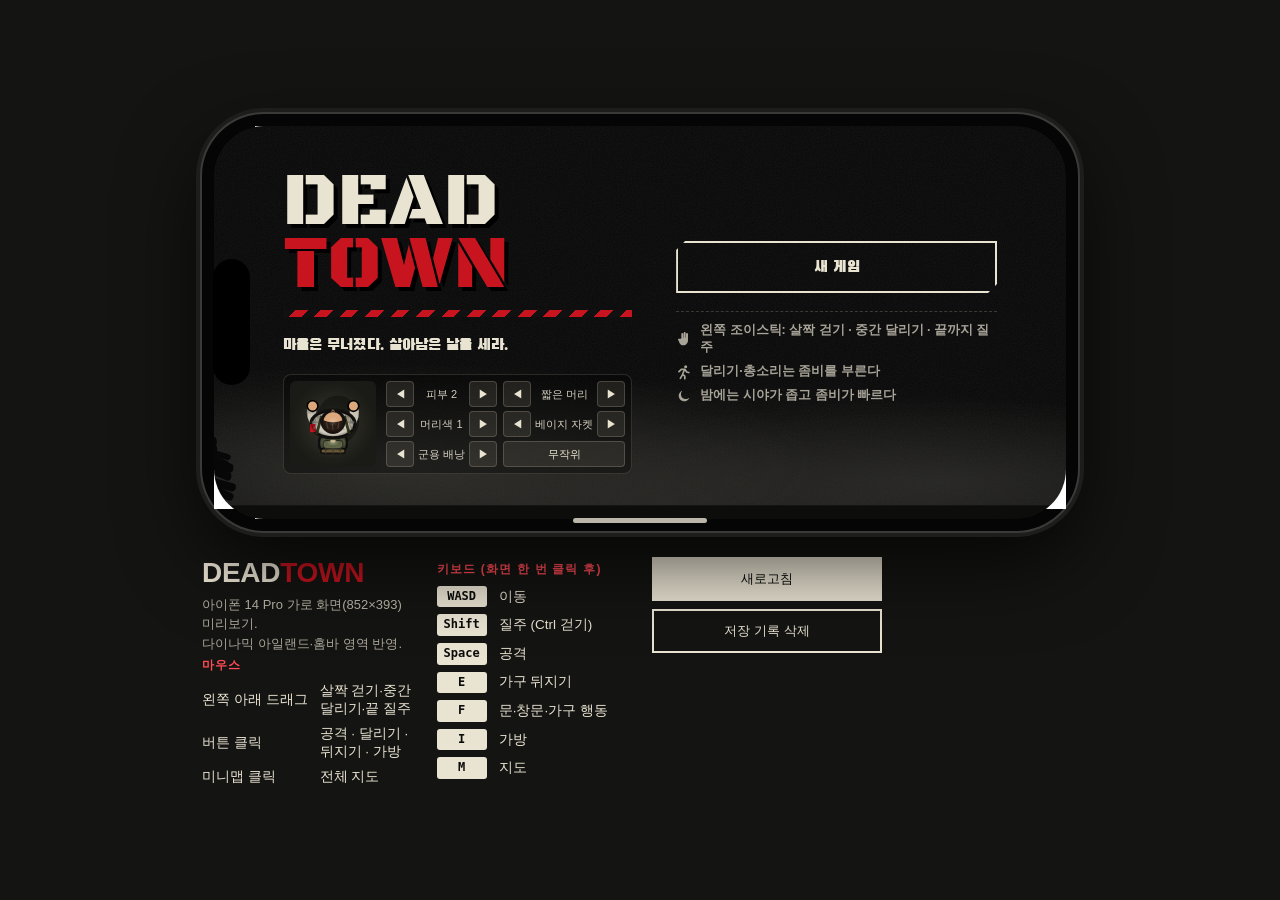
<file: preview.html>
<!doctype html>
<html lang="ko">
<head>
<meta charset="utf-8">
<meta name="viewport" content="width=device-width,initial-scale=1">
<title>DEAD TOWN - iPhone 14 Pro Landscape Preview</title>
<style>
  *{box-sizing:border-box;margin:0;padding:0}
  html,body{height:100%;background:#141412;color:#e9e3d2;font-family:-apple-system,"Apple SD Gothic Neo","Malgun Gothic",sans-serif}
  body{display:flex;flex-direction:column;align-items:center;justify-content:center;gap:26px;padding:20px;overflow:hidden}
  .stage{display:flex;align-items:center;justify-content:center}
  .phone{position:relative;width:876px;height:417px;border-radius:62px;background:#050505;padding:12px;
    box-shadow:0 0 0 2px #3a3a38,0 0 0 6px #1d1d1c,0 30px 80px rgba(0,0,0,.7);transform-origin:center}
  .screen{position:relative;width:852px;height:393px;border-radius:50px;overflow:hidden;background:#000}
  iframe{width:852px;height:393px;border:0;display:block}
  .island{position:absolute;top:50%;left:11px;transform:translateY(-50%);width:37px;height:126px;border-radius:20px;background:#000;pointer-events:none;z-index:2}
  .homebar{position:absolute;left:50%;bottom:8px;transform:translateX(-50%);width:134px;height:5px;border-radius:3px;background:#e9e3d2;opacity:.8;pointer-events:none;z-index:2}
  .side{width:876px;display:grid;grid-template-columns:1.1fr 1fr 1.2fr .9fr;gap:24px;align-items:start}
  .side h1{font-size:28px;font-weight:900;letter-spacing:-.01em}
  .side h1 span{color:#c8141f}
  .side p{font-size:13px;opacity:.7;margin:6px 0 0;line-height:1.5}
  .side h2{font-size:12px;letter-spacing:.1em;color:#ff4b55;margin:4px 0 8px}
  .keys{display:grid;grid-template-columns:auto 1fr;gap:7px 12px;font-size:13.5px;align-items:center}
  kbd{display:inline-block;min-width:28px;padding:3px 7px;text-align:center;background:#e9e3d2;color:#0b0b0a;font:700 12px/1.3 ui-monospace,monospace;border-radius:3px}
  .btns{display:flex;flex-direction:column;gap:8px}
  .btns button{padding:11px;font:800 14px inherit;font-family:inherit;border:2px solid #e9e3d2;background:none;color:inherit;cursor:pointer}
  .btns button.w{background:#e9e3d2;color:#0b0b0a}
  @media (max-height:640px){.side{display:none}}
</style>
</head>
<body>
  <div class="stage"><div class="phone" id="phone">
    <div class="screen"><iframe id="game" src="index.html?sim=1" title="DEAD TOWN"></iframe></div>
    <div class="island"></div><div class="homebar"></div>
  </div></div>
  <div class="side">
    <div><h1>DEAD<span>TOWN</span></h1>
    <p>아이폰 14 Pro 가로 화면(852×393) 미리보기.<br>다이나믹 아일랜드·홈바 영역 반영.</p>
    <h2>마우스</h2>
    <div class="keys">
      <span>왼쪽 아래 드래그</span><span>살짝 걷기·중간 달리기·끝 질주</span>
      <span>버튼 클릭</span><span>공격 · 달리기 · 뒤지기 · 가방</span>
      <span>미니맵 클릭</span><span>전체 지도</span>
    </div></div>
    <div><h2>키보드 (화면 한 번 클릭 후)</h2>
    <div class="keys">
      <kbd>WASD</kbd><span>이동</span>
      <kbd>Shift</kbd><span>질주 (Ctrl 걷기)</span>
      <kbd>Space</kbd><span>공격</span>
      <kbd>E</kbd><span>가구 뒤지기</span>
      <kbd>F</kbd><span>문·창문·가구 행동</span>
      <kbd>I</kbd><span>가방</span>
      <kbd>M</kbd><span>지도</span>
    </div></div>
    <div class="btns">
      <button class="w" onclick="document.getElementById('game').contentWindow.location.reload()">새로고침</button>
      <button onclick="try{localStorage.removeItem('deadtown_save_v1')}catch(e){};document.getElementById('game').contentWindow.location.reload()">저장 기록 삭제</button>
    </div>
  </div>
<script>
  // 창 높이에 맞춰 폰 크기 자동 축소
  function fit(){const side=document.querySelector('.side');const sh=side.offsetParent?side.offsetHeight+26:0;const s=Math.min(1,(innerHeight-40-sh)/417,(innerWidth-40)/876);document.getElementById('phone').style.zoom=s;}
  addEventListener('resize',fit);fit();
</script>
</body>
</html>
</file>
<file: style.css>
/* DEAD TOWN — iPhone 14 Pro 세로(393x852) 기준 · 생존 스타일 */
:root{
  --st:max(env(safe-area-inset-top),10px);
  --sb:max(env(safe-area-inset-bottom),12px);
  --blood:#c8141f;
  --blood2:#7d0a11;
  --bone:#e9e3d2;
  --ink:#0b0b0a;
  --steel:#1b1c19;
  --olive:#3b4030;
  --fh:"Black Han Sans","Apple SD Gothic Neo","Malgun Gothic",sans-serif;
  --fn:"Black Ops One","Black Han Sans",Impact,sans-serif;
  --grain:url("data:image/svg+xml,%3Csvg xmlns='http://www.w3.org/2000/svg' width='140' height='140'%3E%3Cfilter id='n'%3E%3CfeTurbulence type='fractalNoise' baseFrequency='.85' numOctaves='2' stitchTiles='stitch'/%3E%3CfeColorMatrix values='0 0 0 0 1 0 0 0 0 1 0 0 0 0 1 0 0 0 .06 0'/%3E%3C/filter%3E%3Crect width='140' height='140' filter='url(%23n)'/%3E%3C/svg%3E");
  --cut:polygon(9px 0,100% 0,100% calc(100% - 9px),calc(100% - 9px) 100%,0 100%,0 9px);
  --cut-s:polygon(5px 0,100% 0,100% calc(100% - 5px),calc(100% - 5px) 100%,0 100%,0 5px);
  --tape:repeating-linear-gradient(-45deg,var(--blood) 0 9px,#111 9px 18px);
}
*{box-sizing:border-box;margin:0;padding:0;-webkit-tap-highlight-color:transparent}
html,body{height:100%;background:#000;overflow:hidden;overscroll-behavior:none}
body{position:fixed;inset:0;color:var(--bone);
  font-family:-apple-system,BlinkMacSystemFont,"Apple SD Gothic Neo","Malgun Gothic",sans-serif;
  -webkit-user-select:none;user-select:none;-webkit-touch-callout:none;touch-action:none;-webkit-text-size-adjust:100%}
button{font:inherit;color:inherit;border:0;background:none;cursor:pointer;touch-action:manipulation}
svg{display:block}
#app{position:fixed;inset:0;overflow:hidden}
#view{position:absolute;inset:0;width:100%;height:100%;background:#0b0b0b}
.hidden{display:none!important}
.tape{height:7px;background:var(--tape)}

/* 화면 효과 */
#grain{display:none}
#hurt{position:absolute;inset:0;pointer-events:none;opacity:0;box-shadow:inset 0 0 90px 34px rgba(200,20,31,.9)}
#lowhp{position:absolute;inset:0;pointer-events:none;opacity:0;box-shadow:inset 0 0 120px 40px rgba(125,10,17,.95)}
#lowhp.on{animation:beat 1.1s infinite}
@keyframes beat{0%,100%{opacity:.25}12%{opacity:.9}24%{opacity:.35}36%{opacity:.8}60%{opacity:.25}}

/* ===== HUD ===== */
#hud{position:absolute;left:0;right:0;top:0;padding:calc(var(--st) + 2px) 12px 14px;pointer-events:none;
  background:linear-gradient(rgba(6,6,5,.96),rgba(6,6,5,.78) 72%,rgba(6,6,5,0))}
.hud-grid{display:flex;gap:10px;align-items:stretch}
.hud-left{flex:1;min-width:0;display:flex;flex-direction:column;gap:9px}
#clock{display:flex;align-items:stretch;gap:8px}
.daybox{background:var(--bone);color:var(--ink);padding:3px 8px 2px;display:flex;flex-direction:column;align-items:center;justify-content:center;clip-path:var(--cut-s)}
.daybox small{font-family:var(--fn);font-size:9px;letter-spacing:.12em;line-height:1}
.daybox b{font-family:var(--fn);font-size:21px;line-height:1}
.timebox{display:flex;flex-direction:column;justify-content:center;gap:2px}
#time{font-family:var(--fn);font-size:25px;font-weight:400;line-height:1;letter-spacing:.02em}
#phase{display:flex;align-items:center;gap:4px;font-family:var(--fh);font-size:11px;letter-spacing:.04em;opacity:.9}
#phase svg{width:13px;height:13px}
#phase em{font-style:normal}
#phase.night{color:#ff4b55}
#stats{display:grid;grid-template-columns:repeat(5,1fr);gap:7px}
.stat{display:grid;grid-template-columns:14px 1fr;grid-template-rows:auto 5px;column-gap:4px;row-gap:3px;align-items:center}
.stat svg{width:14px;height:14px;grid-row:1}
.stat b{font-family:var(--fn);font-weight:400;font-size:13px;line-height:1;font-variant-numeric:tabular-nums}
.stat span{grid-column:1/3;height:5px;background:#2c2c28;position:relative;overflow:hidden}
.stat em{position:absolute;left:0;top:0;bottom:0;width:100%;background:var(--bone);transition:width .25s}
.stat span::after{content:"";position:absolute;inset:0;background:repeating-linear-gradient(90deg,transparent 0 5px,rgba(0,0,0,.55) 5px 6px)}
.stat.low{color:#ff3a45}
.stat.low em{background:var(--blood)}
.stat.low svg{animation:blink .8s infinite}
@keyframes blink{50%{opacity:.25}}
.hud-right{display:flex;gap:6px;align-items:flex-start}
#minimap{pointer-events:auto;position:relative;width:84px;height:84px;border:2px solid var(--bone);background:#0e0f0c;clip-path:var(--cut)}
#mini{width:100%;height:100%}
.mm-tag{position:absolute;left:0;bottom:0;width:20px;height:20px;background:var(--bone);color:var(--ink);display:flex;align-items:center;justify-content:center}
.mm-tag svg{width:13px;height:13px}
.icon-btn{pointer-events:auto;width:36px;height:36px;display:flex;align-items:center;justify-content:center;background:var(--steel);border:2px solid var(--bone);clip-path:var(--cut-s)}
.icon-btn svg{width:19px;height:19px}
#moodles{display:flex;flex-wrap:wrap;gap:5px;margin-top:9px;min-height:21px}
.md{display:inline-flex;align-items:center;gap:4px;font-family:var(--fh);font-weight:400;font-size:11.5px;padding:3px 7px 3px 5px;
  background:var(--bone);color:var(--ink);clip-path:var(--cut-s)}
.md svg{width:13px;height:13px}
.md.bad{background:var(--blood);color:#fff;animation:mdp 1.2s infinite}
@keyframes mdp{50%{background:var(--blood2)}}

/* 토스트 */
#toast{position:absolute;left:50%;top:calc(var(--st) + 140px);transform:translate(-50%,-6px);max-width:88%;
  padding:9px 14px 9px 12px;background:var(--grain),#0c0c0b;border-left:5px solid var(--blood);
  font-family:var(--fh);font-size:14px;letter-spacing:.01em;opacity:0;transition:opacity .2s,transform .2s;pointer-events:none;white-space:nowrap}
#toast.on{opacity:1;transform:translate(-50%,0)}

/* ===== 조이스틱 ===== */
#joyzone{position:absolute;left:0;bottom:0;width:56%;height:46%;touch-action:none}
#joy{position:absolute;left:30px;bottom:calc(var(--sb) + 36px);width:122px;height:122px;border-radius:50%;
  border:2px solid rgba(233,227,210,.5);background:radial-gradient(rgba(0,0,0,.05),rgba(0,0,0,.45));pointer-events:none;opacity:.5;transition:opacity .2s}
#joy::before{content:"";position:absolute;inset:12px;border-radius:50%;border:1.5px dashed rgba(233,227,210,.35)}
#joy::after{content:"";position:absolute;inset:-7px;border-radius:50%;
  background:conic-gradient(from -4deg,var(--bone) 0 8deg,transparent 8deg 90deg,var(--bone) 90deg 98deg,transparent 98deg 180deg,var(--bone) 180deg 188deg,transparent 188deg 270deg,var(--bone) 270deg 278deg,transparent 278deg);
  -webkit-mask:radial-gradient(circle,transparent 62px,#000 63px);mask:radial-gradient(circle,transparent 62px,#000 63px);opacity:.7}
#joy.free{transform:translate(-50%,50%)}
#joy.active{opacity:1}
#knob{position:absolute;left:50%;top:50%;width:48px;height:48px;margin:-24px 0 0 -24px;border-radius:50%;
  background:var(--bone);box-shadow:0 0 0 3px var(--ink),0 0 0 5px rgba(233,227,210,.45),0 4px 10px rgba(0,0,0,.6)}
#knob::after{content:"";position:absolute;inset:13px;border-radius:50%;border:2px solid rgba(0,0,0,.35)}

/* ===== 버튼 ===== */
#btns{position:absolute;right:12px;bottom:calc(var(--sb) + 18px);width:204px;height:226px;pointer-events:none}
.btn{position:absolute;pointer-events:auto;width:66px;height:66px;border-radius:50%;touch-action:none;
  display:flex;flex-direction:column;align-items:center;justify-content:center;gap:1px;
  background:var(--grain),rgba(16,16,14,.82);border:2px solid var(--bone);box-shadow:0 0 0 3px rgba(0,0,0,.55)}
.btn .ic{width:24px;height:24px}
.btn small{font-family:var(--fh);font-size:10.5px;line-height:1.1;max-width:60px;overflow:hidden;text-overflow:ellipsis;white-space:nowrap}
.btn:active,.btn.on{background:var(--bone);color:var(--ink)}
.btn:disabled{opacity:.28}
.btn.hot{border-color:#fff;animation:hot 1s infinite}
@keyframes hot{50%{box-shadow:0 0 0 3px rgba(0,0,0,.55),0 0 0 7px rgba(233,227,210,.35)}}
.ring{position:absolute;inset:-7px;width:calc(100% + 14px);height:calc(100% + 14px);transform:rotate(-90deg);pointer-events:none}
.ring circle{fill:none;stroke-width:5}
.ring .rbg{stroke:rgba(0,0,0,.6)}
.ring .rfg{stroke:var(--bone);stroke-dasharray:289;stroke-dashoffset:0;transition:stroke .15s}
.btn.big{right:4px;bottom:4px;width:98px;height:98px;background:var(--grain),var(--blood);border:3px solid #1a0204;color:#fff;
  box-shadow:0 0 0 3px rgba(0,0,0,.6),inset 0 -6px 0 rgba(0,0,0,.25)}
.btn.big .ic{width:36px;height:36px}
.btn.big small{font-size:11px;max-width:80px}
.btn.big .rfg{stroke:#fff}
.btn.big.cool .rfg{stroke:#ffb3b7}
.btn.big:active{background:var(--grain),var(--blood2)}
#btnUse{right:118px;bottom:6px}
#btnRun{right:104px;bottom:96px}
#btnRun.on .rfg{stroke:var(--blood)}
#btnRun.tired .rfg{stroke:var(--blood)}
#btnBag{right:14px;bottom:146px}

/* ===== 가방 시트 ===== */
#sheet{position:absolute;inset:0;background:rgba(0,0,0,.5);display:flex;align-items:flex-end}
.sheet-card{width:100%;max-height:80%;display:flex;flex-direction:column;background:var(--grain),#0d0e0b;padding-bottom:var(--sb)}
.sheet-head{display:flex;align-items:center;gap:9px;padding:13px 14px 8px}
.hic{width:24px;height:24px}
.sheet-head b{flex:1;font-family:var(--fh);font-weight:400;font-size:22px;letter-spacing:.01em}
.xbtn{width:38px;height:38px;display:flex;align-items:center;justify-content:center;border:2px solid var(--bone);clip-path:var(--cut-s)}
.xbtn svg{width:18px;height:18px}
.wgauge{display:flex;align-items:center;gap:8px;padding:2px 14px 12px;border-bottom:1px solid #2a2b26}
.wgauge svg{width:16px;height:16px;opacity:.85}
.wbar{flex:1;height:8px;background:#262722;position:relative}
.wbar em{position:absolute;left:0;top:0;bottom:0;background:var(--bone);transition:width .2s}
.wbar.over em{background:var(--blood)}
.wbar .cap{position:absolute;right:0;top:-3px;bottom:-3px;width:2px;background:var(--blood)}
#wtext{font-family:var(--fn);font-size:12px;min-width:74px;text-align:right}
.scroll{overflow-y:auto;-webkit-overflow-scrolling:touch;touch-action:pan-x pan-y;padding:2px 14px 12px}
.sec-t{display:flex;align-items:center;justify-content:space-between;font-family:var(--fh);font-weight:400;font-size:13px;letter-spacing:.04em;margin:14px 0 8px;color:#ff4b55}
.sec-t button{font-family:var(--fh);font-size:12px;padding:5px 10px;background:var(--bone);color:var(--ink);clip-path:var(--cut-s)}
.grid{display:grid;grid-template-columns:repeat(4,1fr);gap:8px}
.card{position:relative;aspect-ratio:1/1.08;display:flex;flex-direction:column;align-items:center;justify-content:center;gap:5px;
  background:var(--grain),#1a1b17;border:2px solid #34352f;clip-path:var(--cut);padding:6px 3px 9px}
.card svg{width:30px;height:30px}
.card .cn{font-family:var(--fh);font-size:11.5px;line-height:1.1;text-align:center;word-break:keep-all}
.card .qty{position:absolute;right:5px;top:4px;font-family:var(--fn);font-size:11px}
.card .dur{position:absolute;left:7px;right:7px;bottom:5px;height:3px;background:#34352f}
.card .dur i{position:absolute;left:0;top:0;bottom:0;background:var(--bone)}
.card .dur.low i{background:var(--blood)}
.card .eqt{position:absolute;left:0;top:0;font-family:var(--fh);font-size:9.5px;padding:2px 5px 2px 9px;background:var(--blood);color:#fff}
.card.eq{border-color:var(--blood)}
.card.sel{border-color:var(--bone);background:var(--grain),#2a2b25}
.card.loot{border-style:dashed;border-color:#5a5b52}
.card.loot::after{content:"+";position:absolute;right:6px;top:2px;font-family:var(--fn);font-size:14px;color:var(--bone)}
.card:active{transform:scale(.96)}
.empty{grid-column:1/-1;font-family:var(--fh);font-size:13px;opacity:.45;padding:18px 0;text-align:center;border:1.5px dashed #34352f}
.acts{display:flex;gap:8px;margin-top:16px}
.abtn{flex:1;display:flex;align-items:center;justify-content:center;gap:6px;padding:12px;font-family:var(--fh);font-size:14px;border:2px solid var(--bone);clip-path:var(--cut)}
.abtn svg{width:17px;height:17px}
.abtn.w{background:var(--bone);color:var(--ink)}
.abtn.r{background:var(--blood);border-color:var(--blood);color:#fff}
#detail{border-top:2px solid var(--bone);background:var(--grain),#151612;padding:12px 14px 10px}
.dt{display:flex;align-items:center;gap:12px;margin-bottom:10px}
.dt .dic{width:46px;height:46px;flex:none;display:flex;align-items:center;justify-content:center;background:#23241f;clip-path:var(--cut-s)}
.dt .dic svg{width:30px;height:30px}
.dt b{display:block;font-family:var(--fh);font-weight:400;font-size:18px}
.dt small{display:block;font-size:12px;font-weight:600;opacity:.7;margin-top:3px;line-height:1.4}
.dacts{display:flex;gap:8px}
.dacts .abtn{padding:11px 6px}

/* ===== 지도 ===== */
#bigmap{background:rgba(0,0,0,.9)}
.map-box{width:100%;max-width:370px;background:var(--grain),#0d0e0b;border:2px solid var(--bone);padding:10px;clip-path:var(--cut)}
.map-head{display:flex;align-items:center;gap:8px;margin-bottom:10px}
.map-head svg{width:20px;height:20px}
.map-head b{flex:1;font-family:var(--fh);font-weight:400;font-size:20px}
#bigmapSvg{width:100%;aspect-ratio:1/1;background:#0e0f0c}
.legend{display:flex;gap:12px;flex-wrap:wrap;margin-top:9px;font-size:11.5px;font-weight:700;opacity:.85}
.legend span{display:flex;align-items:center;gap:5px}
.legend i{width:9px;height:9px;display:inline-block}
.lg-p{background:var(--blood);border-radius:50%}
.lg-c{background:#fff}
.lg-e{background:#555}

/* ===== 잠 ===== */
#sleep{position:absolute;inset:0;background:var(--grain),rgba(3,4,10,.92);display:flex;flex-direction:column;align-items:center;justify-content:center;gap:12px}
.sleep-ic{width:54px;height:54px;opacity:.9}
.zzz{font-family:var(--fn);font-size:38px;letter-spacing:.25em;animation:zz 2s infinite}
@keyframes zz{50%{opacity:.35}}
#sleepTime{font-family:var(--fh);font-size:15px;opacity:.8}
#sleep .wbtn{width:auto;padding:14px 34px;margin-top:10px}

/* ===== 오버레이 ===== */
.overlay{position:absolute;inset:0;background:var(--grain),#070707;display:flex;align-items:center;justify-content:center;padding:24px}
#menu{background:var(--grain),rgba(0,0,0,.9)}
.ov-box{width:100%;max-width:340px;display:flex;flex-direction:column;gap:12px}
.ov-box h2{font-family:var(--fh);font-weight:400;font-size:32px;margin-top:6px}
.ov-box p{font-size:14px;line-height:1.6;opacity:.85}
.logo{font-family:var(--fn);font-size:86px;line-height:.86;letter-spacing:.01em;color:var(--bone);text-shadow:4px 4px 0 #000}
.logo span{display:block;color:var(--blood)}
.logo.red{color:var(--blood);font-family:var(--fh);font-size:72px}
.tag{font-family:var(--fh);font-size:16px!important;opacity:1!important;margin:4px 0 16px}
.help{display:flex;flex-direction:column;gap:7px;margin-top:16px;padding-top:14px;border-top:1px dashed #3a3b35}
.help span{display:flex;align-items:center;gap:8px;font-size:12.5px;font-weight:600;opacity:.7}
.help svg{width:16px;height:16px;flex:none}
.skull{width:64px;height:64px;color:var(--bone)}
.wbtn{width:100%;padding:16px;background:var(--bone);color:var(--ink);font-family:var(--fh);font-size:18px;clip-path:var(--cut)}
.obtn{width:100%;padding:14px;border:2px solid var(--bone);font-family:var(--fh);font-size:16px;clip-path:var(--cut)}
.obtn.danger{border-color:var(--blood);color:#ff5a63}

/* 성능: HUD·버튼을 별도 레이어로 분리 (지도 움직일 때 다시 그리지 않도록) */
#hud,#btns,#joy,#toast{will-change:transform;contain:layout paint}
.btn,#minimap{will-change:transform}

/* ===== 행동 진행(소요시간) ===== */
#act{position:absolute;left:50%;top:calc(50% - 64px);transform:translateX(-50%);display:flex;align-items:center;gap:6px;
  padding:5px 9px 5px 7px;background:rgba(8,8,7,.86);border:1.5px solid var(--bone);clip-path:var(--cut-s);pointer-events:none;
  font-family:var(--fh);font-size:12px;white-space:nowrap;will-change:transform;flex-wrap:wrap;max-width:230px;justify-content:center}
#act svg{width:15px;height:15px}
#act i{font-style:normal;color:#ff5a63;margin-left:2px}
#act em{flex-basis:100%;height:4px;background:#2c2c28;position:relative}
#act em b{position:absolute;left:0;top:0;bottom:0;background:var(--bone)}
#sheetAct{display:flex;align-items:center;gap:8px;flex-wrap:wrap;margin:0 14px 4px;padding:9px 10px;background:#1c1d18;border-left:4px solid var(--blood);font-family:var(--fh);font-size:13px}
#sheetAct svg{width:17px;height:17px}
#sheetAct span{flex:1}
#sheetAct i{font-style:normal;color:#ff5a63}
#sheetAct small{font-family:var(--fn);font-size:12px;opacity:.8}
#sheetAct button{font-family:var(--fh);font-size:12px;padding:5px 10px;border:1.5px solid var(--bone);clip-path:var(--cut-s)}
#sheetAct em{order:9;flex-basis:100%;height:5px;background:#2c2c28;position:relative}
#sheetAct em b{position:absolute;left:0;top:0;bottom:0;background:var(--blood)}
.card.busy{opacity:.45;border-style:solid;border-color:var(--blood)}
.card.busy::before{content:"…";position:absolute;right:7px;bottom:10px;font-family:var(--fn);font-size:14px}
.busytxt{flex:1;padding:12px;text-align:center;font-family:var(--fh);font-size:14px;opacity:.7;border:1.5px dashed #3a3b35}

/* =====================================================
   가로 모드 — iPhone 14 Pro 가로 852x393 기준
   (좌우 59px = 다이나믹 아일랜드/둥근 모서리, 아래 21px = 홈바)
   ===================================================== */
:root{
  --st:max(env(safe-area-inset-top),6px);
  --sb:max(env(safe-area-inset-bottom),8px);
  --sl:max(env(safe-area-inset-left),12px);
  --sr:max(env(safe-area-inset-right),12px);
}
#hud{padding:calc(var(--st) + 6px) calc(var(--sr) + 2px) 16px calc(var(--sl) + 2px);
  background:linear-gradient(rgba(6,6,5,.9),rgba(6,6,5,.55) 40%,rgba(6,6,5,0) 75%)}
.hud-left{flex-direction:row;align-items:flex-start;gap:18px}
#stats{width:340px;margin-top:5px}
#moodles{margin-top:6px;padding-left:0}
#minimap{width:74px;height:74px}
#toast{top:calc(var(--st) + 82px)}
#joyzone{width:44%;height:80%}
#joy{left:calc(var(--sl) + 20px);bottom:calc(var(--sb) + 18px)}
#btns{right:calc(var(--sr) + 4px);bottom:calc(var(--sb) + 8px)}

/* 가방: 오른쪽 세로 패널 */
#sheet{align-items:stretch;justify-content:flex-end;background:rgba(0,0,0,.25)}
.sheet-card{width:min(430px,54%);max-height:none;height:100%;padding:calc(var(--st)) var(--sr) var(--sb) 0;
  border-left:3px solid var(--blood);box-shadow:-20px 0 40px rgba(0,0,0,.55)}
.sheet-card .tape{display:none}
.sheet-head{padding:10px 14px 6px}
.sheet-head b{font-size:20px}
.card{aspect-ratio:1/1}

/* 지도: 가로 배치 */
.map-box{width:auto;max-width:none;display:grid;grid-template-columns:auto 170px;grid-template-rows:auto 1fr;gap:8px 16px;align-items:start}
.map-head{grid-column:2;grid-row:1;margin:0}
#bigmapSvg{grid-column:1;grid-row:1/3;height:calc(100vh - 64px);height:calc(100dvh - 64px);width:auto;aspect-ratio:1/1}
.legend{grid-column:2;grid-row:2;flex-direction:column;gap:8px;margin:0}

/* 타이틀: 좌우 2단 */
.ov-box.two{max-width:720px;flex-direction:row;align-items:center;gap:44px}
.ov-box.two .col{flex:1;display:flex;flex-direction:column;gap:12px}
.logo{font-size:74px}
.tag{margin:4px 0 0}
.help{margin-top:6px;padding-top:10px}
#dead .ov-box{gap:8px}
.skull{width:46px;height:46px}
.logo.red{font-size:54px}
.ov-box h2{font-size:26px;margin-top:2px}
.overlay{padding:16px calc(var(--sr) + 10px) 16px calc(var(--sl) + 10px)}

/* 세로로 인식될 때: 게임 전체를 90도 돌려 가로로 표시 */
html.rot #app{inset:auto;top:0;transform-origin:0 0;transform:rotate(90deg)}
html.rot{--sl:max(env(safe-area-inset-top),12px);--sr:max(env(safe-area-inset-bottom),12px);--st:6px;--sb:8px}

/* ===== 제작 탭 ===== */
.tabs{display:flex;gap:6px;margin:6px 0 4px;position:sticky;top:0;z-index:2;background:#0d0e0b;padding:4px 0 6px}
.tabs button{flex:1;display:flex;align-items:center;justify-content:center;gap:6px;padding:9px;font-family:var(--fh);font-size:14px;border:2px solid #3a3b35;clip-path:var(--cut-s)}
.tabs button svg{width:16px;height:16px}
.tabs button.on{background:var(--bone);color:var(--ink);border-color:var(--bone)}
.bench-st{display:flex;align-items:center;gap:7px;margin:8px 0 10px;padding:8px 10px;font-family:var(--fh);font-size:12.5px;background:#1a1b17;border-left:4px solid #555;opacity:.9}
.bench-st svg{width:16px;height:16px;flex:none}
.bench-st.on{border-left-color:var(--bone)}
.bench-st button{margin-left:auto;font-family:var(--fh);font-size:11.5px;padding:4px 8px;border:1.5px solid var(--bone);clip-path:var(--cut-s)}
.rc{display:flex;align-items:center;gap:10px;padding:10px 0;border-bottom:1px solid #22231e}
.rc.off{opacity:.5}
.rc-ic{width:44px;height:44px;flex:none;display:flex;align-items:center;justify-content:center;background:#1f201b;clip-path:var(--cut-s)}
.rc-ic svg{width:28px;height:28px}
.rc-m{flex:1;min-width:0}
.rc-m b{display:flex;align-items:baseline;gap:6px;font-family:var(--fh);font-weight:400;font-size:15px}
.rc-m b small{font-family:var(--fn);font-size:11px;opacity:.6}
.rc-m b em{font-style:normal;font-size:11px;color:#ff5a63}
.chips{display:flex;flex-wrap:wrap;gap:4px;margin-top:5px}
.chip{display:inline-flex;align-items:center;gap:3px;font-style:normal;font-size:11px;font-weight:700;padding:2px 6px 2px 4px;background:#2a2b25}
.chip svg{width:12px;height:12px}
.chip.miss{background:#3a0d10;color:#ff8a90}
.rc-b{display:flex;flex-direction:column;gap:5px}
.sbtn2{font-family:var(--fh);font-size:12.5px;padding:7px 12px;border:2px solid var(--bone);clip-path:var(--cut-s);white-space:nowrap}
.sbtn2.w{background:var(--bone);color:var(--ink)}
.sbtn2:disabled{opacity:.35}
.dacts{flex-wrap:wrap}
.dacts .abtn{flex:1 1 30%;font-size:13px}
.abtn:disabled{opacity:.35}

/* =====================================================
   UI/UX 개선 (가로)
   ===================================================== */
/* 가방 패널: 뒤 화면 조작 가능(조이스틱), 헤더에 탭 통합 */
#sheet{pointer-events:none;background:none}
.sheet-card{pointer-events:auto;position:relative}
.sheet-head{padding:8px 12px 6px;gap:8px}
.sheet-head b{font-size:18px;flex:none}
.hic{width:20px;height:20px}
#sheetTabs{flex:1;display:flex;gap:6px}
#sheetTabs:empty{display:none}
#sheetTitle.hidden{display:none}
.sheet-head b:not(.hidden)+#sheetTabs:empty+.xbtn{margin-left:auto}
.sheet-head .xbtn{margin-left:auto}
#sheetTabs button{flex:1;display:flex;align-items:center;justify-content:center;gap:5px;padding:7px 6px;font-family:var(--fh);font-size:14px;border:2px solid #3a3b35;clip-path:var(--cut-s)}
#sheetTabs button svg{width:15px;height:15px}
#sheetTabs button.on{background:var(--bone);color:var(--ink);border-color:var(--bone)}
.xbtn{width:36px;height:36px}
.wgauge{padding:0 12px 8px}
.wbar{height:6px}
#sheetAct{margin:0 12px 4px;padding:6px 9px}
.scroll{padding:0 12px 10px}
.sec-t{margin:8px 0 6px;font-size:12.5px}
.sec-b{display:flex;gap:6px}
.sec-t .ghost{display:flex;align-items:center;gap:4px;background:none;color:var(--bone);border:1.5px solid #4a4b44;opacity:.75}
.sec-t .ghost svg{width:12px;height:12px}
.sec-t .ghost.ok{border-color:var(--bone);opacity:1}
.grid{grid-template-columns:repeat(5,1fr);gap:6px}
.card{aspect-ratio:1/1;padding:4px 2px 8px;gap:3px}
.card svg{width:24px;height:24px}
.card .cn{font-size:11px}
/* 상세창: 목록을 가리지 않게 아래 고정 바로 */
#sheetBody.withdetail{padding-bottom:112px}
#detail{position:absolute;left:0;right:var(--sr);bottom:var(--sb);padding:8px 12px 8px;box-shadow:0 -10px 24px rgba(0,0,0,.6)}
.dt{gap:10px;margin-bottom:7px}
.dt .dic{width:36px;height:36px}
.dt .dic svg{width:24px;height:24px}
.dtx{flex:1;min-width:0}
.dt b{font-size:15px}
.dt small{font-size:11px;margin-top:1px;white-space:nowrap;overflow:hidden;text-overflow:ellipsis}
.dx{width:30px;height:30px;display:flex;align-items:center;justify-content:center;opacity:.7}
.dx svg{width:15px;height:15px}
.dacts{flex-wrap:nowrap;gap:6px}
.dacts .abtn{flex:1 1 0;min-width:0;padding:9px 4px;font-size:12.5px;gap:4px;white-space:nowrap}
.dacts .abtn svg{width:14px;height:14px;flex:none}
.acts .abtn{padding:10px}
/* 제작 목록 압축 */
.bench-st{margin:6px 0 6px;padding:6px 9px}
.rc{padding:7px 0;gap:9px}
.rc-ic{width:38px;height:38px}
.rc-ic svg{width:24px;height:24px}
.rc-b{flex-direction:row}
.sbtn2{padding:7px 10px}

/* 버튼 글자 키움 */
.btn small{font-size:11.5px}
.btn.big small{font-size:12px}

/* 추천 행동 버튼 (조이스틱과 공격 버튼 사이, 아래) */
#quick{position:absolute;left:50%;bottom:calc(var(--sb) + 12px);transform:translateX(-50%);display:flex;gap:8px;z-index:3;will-change:transform}
#quick:empty{display:none}
.qb{display:flex;align-items:center;gap:6px;padding:9px 12px 9px 10px;font-family:var(--fh);font-size:13px;white-space:nowrap;
  background:var(--grain),rgba(14,14,12,.9);border:2px solid var(--bone);clip-path:var(--cut-s);touch-action:manipulation}
.qb svg{width:17px;height:17px}
.qb:active{background:var(--bone);color:var(--ink)}
.qb.urgent{border-color:var(--blood);background:var(--grain),var(--blood);color:#fff;animation:mdp 1.2s infinite}

/* 메뉴 */
.obtn.danger.confirm{background:var(--blood);color:#fff}
.mhelp{font-size:12px!important;opacity:.55!important;line-height:1.5}

/* 아이템 칸 진행 표시: 배경이 왼쪽→오른쪽으로 차오름 (설명 칸 없이) */
.card.busy{opacity:.6;border-color:#5a5b52;border-style:solid}
.card.busy::before{content:none}
.card.prog{opacity:1;border-color:var(--bone);
  background:linear-gradient(90deg,rgba(233,227,210,.32) var(--p,0%),transparent var(--p,0%)),var(--grain),#1a1b17}
.card.loot.prog::after{content:none}
.rc.prog{background:linear-gradient(90deg,rgba(233,227,210,.14) var(--p,0%),transparent var(--p,0%))}

/* 2차 다듬기 */
.card.prog{background:linear-gradient(90deg,rgba(233,227,210,.5) var(--p,0%),transparent var(--p,0%)),var(--grain),#1a1b17}
.card.prog .cn,.card.prog svg{color:#fff}
#quick{z-index:auto;gap:6px}
.qb{padding:8px 10px 8px 8px;font-size:12.5px}
.sec-t button{white-space:nowrap}
.dacts{flex-wrap:wrap}
.dacts .abtn{flex:1 1 22%}
#sheetBody.withdetail{padding-bottom:0}

.dacts .abtn{font-size:12px;padding:9px 3px}

/* 세로로 인식돼 90도 돌린 화면에서 지도 크기 */
html.rot #bigmapSvg{height:calc(100vw - 64px)}
#tNew.confirm{background:var(--blood);border-color:var(--blood);color:#fff}

/* 밤 색·가장자리 어둡게: SVG 밖 고정 레이어 (매 프레임 다시 그리지 않음) */
#tint{position:absolute;inset:0;pointer-events:none;background:#071033;opacity:0;will-change:opacity}
#vign{position:absolute;inset:0;pointer-events:none;background:radial-gradient(ellipse 75% 75% at 50% 50%,transparent 55%,rgba(0,0,0,.85) 100%)}

/* 메뉴 버튼 4개 + 도움말이 가로 화면에 들어가도록 */
#menu .ov-box{gap:8px}
#menu .wbtn,#menu .obtn{padding:11px}
#menu h2{font-size:22px}

/* 바닥 레이어: 한 번 그리고 이동만 (GPU 합성) */
#app{background:#0b0b0b}
#ground{position:absolute;left:0;top:0;transform-origin:0 0;will-change:transform;pointer-events:none;display:block}
#view{background:transparent!important}

/* 조이스틱: 민 거리로 걷기/달리기/질주, 바깥 링 = 지구력 */
#btnRun{display:none}
#joy::before{display:none}
#joy .jring{position:absolute;inset:-9px;width:calc(100% + 18px);height:calc(100% + 18px);transform:rotate(-90deg);pointer-events:none}
#joy .jring circle{fill:none;stroke-width:4}
#joy .jring .rbg{stroke:rgba(0,0,0,.55)}
#joy .jring .rfg{stroke:var(--bone);stroke-dasharray:289;opacity:.8}
#joy.tired .jring .rfg{stroke:var(--blood)}
#joy .zone{position:absolute;border-radius:50%;border:1.5px dashed rgba(233,227,210,.28);pointer-events:none}
#joy .z1{inset:28%}      /* 걷기 경계 */
#joy .z2{inset:11%}      /* 달리기/질주 경계 */
#gaitLbl{position:absolute;left:50%;top:-30px;transform:translateX(-50%);font-family:var(--fh);font-weight:400;font-size:12px;white-space:nowrap;padding:2px 8px;background:rgba(8,8,7,.8);clip-path:var(--cut-s)}
#gaitLbl:empty{display:none}
#joy[data-g=walk] #knob{background:#bdb7a8}
#joy[data-g=jog] #knob{background:var(--bone)}
#joy[data-g=sprint] #knob{background:var(--blood);box-shadow:0 0 0 3px var(--ink),0 0 0 6px rgba(200,20,31,.5),0 4px 10px rgba(0,0,0,.6)}
#joy[data-g=sprint] #gaitLbl{background:var(--blood);color:#fff}

/* 타이틀: 안개 + 걸어가는 좀비 실루엣 */
#title{overflow:hidden}
#title .ov-box{position:relative;z-index:2}
.tfog{position:absolute;inset:-20% -20% 0 -20%;pointer-events:none;
  background:radial-gradient(ellipse 50% 30% at 30% 88%,rgba(90,90,82,.35),transparent 70%),radial-gradient(ellipse 45% 25% at 75% 92%,rgba(80,80,74,.3),transparent 70%),radial-gradient(ellipse 80% 40% at 50% 100%,rgba(60,58,54,.45),transparent 75%);
  animation:fog 18s ease-in-out infinite alternate}
@keyframes fog{to{transform:translateX(6%)}}
.tzs{position:absolute;left:0;right:0;bottom:0;width:100%;height:36%;pointer-events:none;opacity:.9}
.tzs g{fill:#050505;stroke:#050505}
.zw{animation:walkx linear infinite}
.z1{animation-duration:46s;animation-delay:-5s}
.z2{animation-duration:58s;animation-delay:-30s}
.z3{animation-duration:40s;animation-delay:-18s}
.z4{animation-duration:66s;animation-delay:-48s}
@keyframes walkx{from{transform:translateX(900px)}to{transform:translateX(-60px)}}
.zw use{animation:sway 1.6s ease-in-out infinite alternate;transform-box:fill-box;transform-origin:50% 100%}
@keyframes sway{from{rotate:-4deg}to{rotate:5deg}}

#rain{position:absolute;inset:0;width:100%;height:100%;pointer-events:none;opacity:0}

/* 문·창문·가구 행동 버튼 + 메뉴 */
#btnAlt{right:100px;bottom:92px}
#btnAlt small{font-size:10px;max-width:58px}
#altMenu{position:absolute;right:calc(var(--sr) + 180px);bottom:calc(var(--sb) + 96px);display:flex;flex-direction:column;gap:6px;z-index:5}
#altMenu button{display:flex;align-items:center;gap:7px;padding:9px 12px;font-family:var(--fh);font-size:13px;white-space:nowrap;background:var(--grain),rgba(12,12,10,.94);border:2px solid var(--bone);clip-path:var(--cut-s)}
#altMenu button svg{width:16px;height:16px}
#altMenu button.off{opacity:.45}
#altMenu button:active{background:var(--bone);color:var(--ink)}

/* 신선도 표시 */
.card .fresh{position:absolute;left:4px;bottom:9px;font-family:var(--fh);font-size:9px;padding:1px 4px}
.card .fresh.f1{background:#8a7a2a;color:#fff}
.card .fresh.f2{background:#5a8a2a;color:#fff}
/* 탭 3개 */
#sheetTabs button{font-size:13px;padding:7px 4px}
/* 능력 탭 */
.skills{display:flex;flex-direction:column;gap:8px;margin-top:8px}
.sk{display:flex;align-items:center;gap:10px;padding:8px 10px;background:#17180f10;border:1.5px solid #2c2d27;clip-path:var(--cut-s)}
.sk-ic{width:34px;height:34px;display:flex;align-items:center;justify-content:center;background:#23241f;clip-path:var(--cut-s)}
.sk-ic svg{width:20px;height:20px}
.sk-m{flex:1;min-width:0}
.sk-m b{display:flex;justify-content:space-between;font-family:var(--fh);font-weight:400;font-size:14px}
.sk-m b em{font-style:normal;font-family:var(--fn);font-size:13px;color:#ff5a63}
.sk-bar{height:5px;background:#2c2c28;margin:5px 0 4px;position:relative}
.sk-bar i{position:absolute;left:0;top:0;bottom:0;background:var(--bone)}
.sk-m small{font-size:11px;opacity:.6}
.sk-foot{margin-top:12px;font-size:12px;opacity:.6;text-align:center}
/* 모닥불 흔들림 */
.flame{animation:flk .35s ease-in-out infinite alternate;transform-origin:50% 70%;transform-box:fill-box}
.flame2{animation:flk .25s ease-in-out infinite alternate-reverse;transform-origin:50% 70%;transform-box:fill-box}
@keyframes flk{from{transform:scale(1,1)}to{transform:scale(.88,1.12)}}

.card .fresh{left:3px;top:3px;bottom:auto}

.mrow{display:flex;gap:8px}.mrow .obtn{flex:1;font-size:14px}

/* look picker */
.lookpick{display:flex;gap:10px;align-items:center;margin-top:4px;background:rgba(0,0,0,.35);border:1px solid rgba(232,220,196,.15);border-radius:8px;padding:6px 8px}
#lookSvg{width:86px;height:86px;flex:none;background:radial-gradient(circle,#3a3a30 0,#1b1b17 70%);border-radius:6px}
.lk-rows{flex:1;display:flex;flex-direction:column;gap:3px}
.lk-row{display:flex;align-items:center;gap:4px}
.lk-row span{flex:1;text-align:center;font-size:12px;opacity:.9;white-space:nowrap}
.lk-row button,.lk-rand{background:rgba(232,220,196,.1);border:1px solid rgba(232,220,196,.2);color:var(--bone);border-radius:4px;font-size:11px;height:19px;min-width:26px;padding:0 6px;font-family:inherit}
.lk-rand{height:20px;margin-top:2px}
.lk-row button:active,.lk-rand:active{background:var(--blood)}

/* 시야 기억 안개 */
#fog{position:absolute;left:0;top:0;transform-origin:0 0;will-change:transform;pointer-events:none}

/* 로딩 */
#loading{position:absolute;inset:0;z-index:60;background:rgba(8,8,7,.92);display:flex;align-items:center;justify-content:center}
#loading.hidden{display:none}
#loading .ld-box{display:flex;align-items:center;gap:14px;font-family:var(--fh);font-size:20px;color:var(--bone)}
#loading i{width:22px;height:22px;border:3px solid rgba(232,220,196,.25);border-top-color:var(--blood);border-radius:50%;animation:ldspin .8s linear infinite}
@keyframes ldspin{to{transform:rotate(360deg)}}

#sky{position:absolute;inset:0;width:100%;height:100%;pointer-events:none;overflow:visible}

/* 폰 설정: 버튼 크기 · 왼손 조작 */
:root{--bs:1}
#btns{transform:scale(var(--bs));transform-origin:100% 100%}
html.lefty #joyzone{left:auto;right:0}
html.lefty #joy{left:auto;right:calc(var(--sr) + 20px)}
html.lefty #btns{right:auto;left:calc(var(--sl) + 4px);transform-origin:0 100%}
html.lefty #altMenu{right:auto;left:calc(var(--sl) + 180px)}
#menu .mrow .obtn{font-size:13px;padding-left:4px;padding-right:4px}
html.lefty .btn.big{right:auto;left:4px}
html.lefty #btnUse{right:auto;left:118px}
html.lefty #btnBag{right:auto;left:14px}
html.lefty #btnAlt{right:auto;left:100px}

/* 줌 버튼 · 웅크리기 */
.rcol{display:flex;flex-direction:column;gap:6px}
.icon-btn.zb{font-family:var(--fh);font-size:22px;line-height:1;color:var(--bone);height:30px}
#btnCrouch{position:absolute;left:calc(var(--sl) + 158px);bottom:calc(var(--sb) + 18px);width:44px;height:44px;gap:0} /* 조이스틱 오른쪽, 밑면 맞춤 */
#btnCrouch .ic{width:18px;height:18px}
#btnCrouch small{font-size:8px;max-width:40px}
#btnCrouch.on{background:var(--bone);color:var(--ink)}
html.lefty #btnCrouch{left:auto;right:calc(var(--sr) + 158px)}
#altMenu button.red{color:#ff6a70;border-color:var(--blood);background:rgba(90,8,12,.85)}
#btnAlt.red{border-color:var(--blood);color:#ff6a70}

/* 행동 진행바: 화면 가운데 아래 */
#act{top:auto;bottom:calc(var(--sb) + 66px);width:300px;max-width:none;display:block;padding:7px 10px 8px;pointer-events:auto;z-index:6;
  background:var(--grain),rgba(10,10,9,.92);border:2px solid var(--bone);box-shadow:0 6px 18px rgba(0,0,0,.6)}
#act .ab-top{display:flex;align-items:center;gap:7px;font-size:14px}
#act .ab-top svg{width:18px;height:18px;flex:none}
#act .ab-top span{flex:1;overflow:hidden;text-overflow:ellipsis}
#act .ab-top small{font-family:var(--fb, inherit);font-size:12px;opacity:.75}
#act .ab-top button{width:24px;height:24px;border:1.5px solid rgba(233,227,210,.5);background:transparent;color:var(--bone);font-size:12px;line-height:1;padding:0}
#act em{display:block;height:7px;margin-top:6px;background:#2c2c28;border:1px solid #000}
#act em b{background:linear-gradient(90deg,#b8b09a,var(--bone))}

/* 아이폰: 홈 표시줄 스와이프와 조이스틱이 겹치지 않게 · 작은 버튼 키우기(44 근처) */
#joyzone{bottom:var(--sb)}
#joy{bottom:18px!important}
html:not(.lefty) #joy{left:calc(var(--sl) + 20px)}
.icon-btn{width:42px;height:42px}
.icon-btn.zb{height:38px;font-size:24px}
.xbtn{width:42px!important;height:42px!important}
#act .ab-top button{width:32px;height:32px;font-size:14px}
.lk-row button{height:26px;min-width:32px}
.lk-rand{height:26px}
/* 추천 버튼: 웅크리기·버튼 사이에 3개가 들어가게 조금 촘촘히 */
.qb{padding:8px 8px 8px 7px;font-size:12px;gap:4px}
.qb svg{width:15px;height:15px}
#quick{gap:5px}
/* 타이틀 캐릭터 선택: 2열로 (5줄이면 화면 높이를 넘음) */
.lk-rows{display:grid;grid-template-columns:1fr 1fr;gap:4px 6px}
.lk-row span{font-size:11px;overflow:hidden;text-overflow:ellipsis}
.lk-row button{min-width:28px;padding:0 4px}
.lk-rand{margin-top:0}
.lookpick{padding:6px}

/* 이야기 창 (도입부 · 쪽지 · 라디오 · 기록) */
.story-box{max-width:min(560px,92vw)}
#storyX{white-space:pre-wrap;text-align:left;line-height:1.5;font-size:12.5px;max-height:calc(100vh - 150px);overflow:auto;margin:4px 0 8px;color:#e9e3d2}
#storyX p{margin:0 0 6px}
.story-box h2{font-size:20px;margin:4px 0 2px}
.story-box .wbtn{padding-top:9px;padding-bottom:9px}
#storyList{display:flex;flex-direction:column;gap:6px;max-height:52vh;overflow:auto;margin-bottom:10px}
#storyList button{text-align:left;padding:9px 12px;background:#1d1d1a;border:1px solid #3a3a34;color:#e9e3d2;font:inherit;font-size:13px;border-radius:4px}
#storyList button small{display:block;color:#9a9486;font-size:11px;margin-top:2px}
#storyList:empty{display:none}

#flTag{display:inline-block;margin-left:6px;padding:1px 7px;border-radius:3px;background:#c8a020;color:#141414;font-size:11px;font-weight:800;vertical-align:middle}
#flTag.hidden{display:none}
#carTag{display:inline-block;margin-left:6px;padding:1px 7px;border-radius:3px;background:#2a5a7a;color:#f2eee4;font-size:11px;font-weight:800;vertical-align:middle}
#carTag.hidden{display:none}
#carTag.low{background:#c8141f}

/* 가방 정리: 필터 · 종류별 제목 · 칸 무게 · 보관 한도 */
.filt{display:flex;gap:5px;margin:2px 0 8px;overflow-x:auto;scrollbar-width:none}
.filt::-webkit-scrollbar{display:none}
.filt button{flex:1 1 0;min-width:0;justify-content:center;white-space:nowrap;display:flex;align-items:center;gap:4px;padding:5px 9px 5px 7px;background:#1b1b18;border:1px solid #3a3a34;color:#c8c2b2;font:inherit;font-size:12px;border-radius:3px}
.filt button svg{width:14px;height:14px}
.filt button em{font-style:normal;font-size:10px;color:#8a8474;margin-left:1px}
.filt button.on{background:#e9e3d2;color:#141414;border-color:#e9e3d2}
.filt button.on em{color:#5a5448}
.filt button.none{opacity:.4}
.cat-t{grid-column:1/-1;display:flex;justify-content:space-between;align-items:baseline;margin:6px 0 -1px;padding-bottom:3px;border-bottom:1px solid #2e2e2a;font-size:12px;color:#e9e3d2;font-weight:700}
.cat-t:first-child{margin-top:0}
.cat-t em{font-style:normal;font-weight:400;font-size:10.5px;color:#8a8474}
.card .wt{order:3;margin-top:-4px;font-family:var(--fn);font-size:9.5px;line-height:1;color:#8a8474}
.card.eq .wt{color:#d8c8c0}
.card.stale{box-shadow:inset 0 0 0 2px #c8801a}
.ccap{display:flex;align-items:center;gap:8px;margin:0 0 6px;font-size:11.5px;color:#c8c2b2}
.ccap span{white-space:nowrap}
.ccap i{flex:1;height:5px;background:#34352f;position:relative;overflow:hidden}
.ccap b{position:absolute;left:0;top:0;bottom:0;background:#9ab070}
.ccap.over b{background:#c8141f}
.dt small{white-space:normal!important;display:-webkit-box;-webkit-line-clamp:2;-webkit-box-orient:vertical;overflow:hidden;line-height:1.3}
.card.loot .qty{right:auto;left:6px}

/* =====================================================
   전체 화면 메뉴 (가방 · 장비 · 제작 · 능력 · 수첩)
   ===================================================== */
#sheet{pointer-events:auto;background:#0b0b0a;align-items:stretch;justify-content:stretch;z-index:20}
#sheet .sheet-card{width:100%;height:100%;max-height:none;padding:0;border:0;box-shadow:none;display:flex;flex-direction:column;background:var(--grain),#0d0e0b}
#sheet .sheet-head{flex:none;display:flex;align-items:center;gap:10px;padding:calc(var(--st) - 2px) calc(var(--sr) + 4px) 6px calc(var(--sl) + 8px);border-bottom:1px solid #2a2b26;background:#131311}
#sheet .sheet-head b{flex:none;font-size:20px}
#sheet #sheetTabs{display:none}
#sheet .sheet-head .wgauge{margin-left:auto;padding:0;border:0;width:230px;flex:none}
#sheet .sheet-head .xbtn{margin-left:4px;width:34px;height:34px}
#danger{display:flex;align-items:center;gap:5px;padding:4px 9px;font-family:var(--fh);font-size:13px;color:#ffb0b0;border:1.5px solid var(--blood);background:rgba(200,20,31,.15)}
#danger svg{width:15px;height:15px;color:#ff5a63}
#danger.hot{background:var(--blood);color:#fff;animation:dgb .6s steps(2) infinite}
#danger.hot svg{color:#fff}
@keyframes dgb{50%{background:#5a0a10}}
.sheet-main{flex:1;min-height:0;display:grid;grid-template-columns:calc(var(--sl) + 74px) minmax(0,1fr) calc(var(--sr) + 206px)}
.sheet-main.wide{grid-template-columns:calc(var(--sl) + 74px) minmax(0,1fr) 0}
#sheetNav{background:#121210;border-right:1px solid #2a2b26;padding-left:var(--sl);display:flex;flex-direction:column;overflow-y:auto;scrollbar-width:none}
#sheetNav button{flex:1;min-height:52px;max-height:70px;display:flex;flex-direction:column;align-items:center;justify-content:center;gap:4px;font-family:var(--fh);font-size:13px;color:#8b867a;border-bottom:1px solid #1d1d1a;position:relative}
#sheetNav button svg{width:19px;height:19px}
#sheetNav button.on{background:var(--blood);color:#fff}
#sheetNav button em{position:absolute;top:6px;right:6px;font-style:normal;font-family:var(--fn);font-size:8.5px;background:var(--blood);color:#fff;padding:1px 4px;border:1px solid #ff8a90}
.sheet-mid{min-width:0;min-height:0;display:flex;flex-direction:column}
#sheet #sheetAct{margin:8px 10px 0}
#sheet #sheetBody{flex:1;min-height:0;padding:8px 12px 14px}
#sheet #sheetBody.withdetail{padding-bottom:14px}
#sheet #detail{position:static;box-shadow:none;border:0;border-left:1px solid #2a2b26;background:#141412;padding:12px calc(var(--sr) + 4px) 10px 12px;display:flex;flex-direction:column;min-height:0;min-width:0;overflow-y:auto}
#sheet #detail.hidden{display:none!important}
#sheet .grid{grid-template-columns:repeat(auto-fill,minmax(64px,1fr));gap:6px}
#sheet .sec-t{margin:4px 0 6px;color:var(--bone)}
#sheet .sec-t em{font-style:normal;font-family:inherit;font-size:10.5px;color:#8a8474;letter-spacing:0}
#sheet .hint{margin-top:8px;font-size:10.5px;color:#7a7568}
.card .eqt.sub{background:#3a4a5a}
/* 오른쪽 정보 */
#detail .dt{display:flex;align-items:center;gap:10px;margin-bottom:8px;position:relative}
#detail .dt .dic{width:42px;height:42px}
#detail .dt .dic svg{width:28px;height:28px}
#detail .dtx{min-width:0;flex:1}
#detail .dt b{font-size:17px;line-height:1.15}
#detail .dtag{display:inline-block;margin-top:4px;font-size:10.5px;padding:2px 6px;background:#2c3a4a;color:#bcd4ec}
#detail .dtag.r{background:#4a1d1f;color:#f2b8b8}
#detail .dx{position:absolute;right:-4px;top:-4px;width:26px;height:26px;display:flex;align-items:center;justify-content:center;opacity:.6}
#detail .dx svg{width:13px;height:13px}
#detail .dl{display:flex;flex-direction:column;gap:3px;margin-bottom:8px}
#detail .dl div{font-size:12px;color:#c8c2b2;padding-left:8px;border-left:2px solid #34352f;line-height:1.3;display:flex;justify-content:space-between;gap:6px}
#detail .dl b{color:var(--bone)}#detail .dl b.up{color:#9ac870}
#detail .ds{font-size:11.5px;color:#9a9486;line-height:1.45}
#detail .dacts{margin-top:auto;display:grid;grid-template-columns:1fr 1fr;gap:6px}
#detail .dacts .abtn{padding:9px 4px;font-size:12.5px;min-width:0;white-space:nowrap}
#detail .dacts .abtn:first-child{grid-column:1/-1;padding:11px 4px;font-size:14px}
#detail .busytxt{grid-column:1/-1}
#detail .dempty{margin:auto;text-align:center;color:#6e6a5c;font-size:12px;line-height:1.5;display:flex;flex-direction:column;align-items:center;gap:8px}
#detail .dempty svg{width:34px;height:34px;opacity:.35}
#detail .lvl{display:flex;gap:3px;margin:2px 0 10px}#detail .lvl span{flex:1;height:7px;background:#2c2c28}#detail .lvl span.on{background:#9ab070}
#detail .nx{background:#1f1f1b;border-left:3px solid #9ab070;padding:6px 8px;font-size:11.5px;color:#c8c2b2;margin:0 0 8px;line-height:1.4}
#detail .nx b{display:block;font-size:12px;color:var(--bone)}
/* 수색: 보관함 | 내 가방 */
#sheet #sheetBody.split{display:grid;grid-template-columns:1fr 1fr;gap:12px;overflow:hidden;padding-bottom:0}
#sheet .split .lcol{overflow-y:auto;min-height:0;padding-bottom:14px;-webkit-overflow-scrolling:touch;touch-action:pan-y}
#sheet .split .lcol+.lcol{border-left:1px dashed #2e2e2a;padding-left:12px}
#sheet .split .filt{overflow-x:auto}
#sheet .split .filt button{flex:0 0 auto;padding:5px 8px}
/* 장비 */
.eqwrap{display:grid;grid-template-columns:auto minmax(0,1fr);gap:12px;align-items:start}
.board{display:grid;grid-template-columns:60px 150px 60px;gap:7px;background:#151513;border:1px solid #2a2b26;padding:8px}
.board .col{display:flex;flex-direction:column;gap:7px}
.slot{position:relative;width:60px;height:60px;display:flex;flex-direction:column;align-items:center;justify-content:center;gap:2px;background:#131311;border:1.5px dashed #45453e;clip-path:var(--cut-s)}
.slot svg{width:24px;height:24px;opacity:.2}
.slot.fill{border:1.5px solid #6e6a5c;background:#1e1e1a}
.slot.fill svg{opacity:1}
.slot.sel{border-color:var(--bone);box-shadow:inset 0 0 0 1.5px var(--bone)}
.slot .lb{position:absolute;left:4px;top:2px;font-size:8.5px;color:#7a7568;font-family:var(--fh)}
.slot .cn{font-family:var(--fh);font-size:9.5px;line-height:1.05;text-align:center;word-break:keep-all;padding:0 2px;max-height:2.1em;overflow:hidden}
.slot .dur{position:absolute;left:6px;right:6px;bottom:3px;height:2.5px;background:#34352f}.slot .dur i{position:absolute;left:0;top:0;bottom:0;background:var(--bone)}.slot .dur.low i{background:var(--blood)}
.fig{background:radial-gradient(circle at 50% 42%,#2b2a24,#141412 72%);border:1px solid #2a2b26;display:flex;flex-direction:column;align-items:center;justify-content:space-between;padding:6px 5px 5px}
.fig .nm{font-family:var(--fh);font-size:12px;display:flex;justify-content:space-between;width:100%}
.fig .nm em{font-style:normal;color:#ff5a63}
.fig svg#eqFig{width:92px;height:92px}
.gst{display:grid;grid-template-columns:1fr 1fr;gap:3px;width:100%}
.gst div.cold b{color:#8ac4ff}.gst div.hot b{color:#ff8a60}
.gst div{display:flex;align-items:center;gap:3px;background:#1f1f1b;padding:3px 4px;font-size:9.5px;color:#c8c2b2;white-space:nowrap}
.gst svg{width:11px;height:11px;flex:none}.gst b{margin-left:auto;color:var(--bone);font-size:10px}
.eqlist{min-width:0}
.eqlist .grid{grid-template-columns:repeat(auto-fill,minmax(62px,1fr))!important}
.card .upb{position:absolute;left:4px;top:3px;font-family:var(--fn);font-size:9.5px;color:#9ac870}
.card .upb.dn{color:#e86a6a}
/* 능력 */
.skg{display:grid;grid-template-columns:repeat(auto-fill,minmax(150px,1fr));gap:7px;margin-bottom:10px}
.skc{position:relative;text-align:left;background:#1a1a17;border:1.5px solid #34352f;clip-path:var(--cut-s);padding:8px 9px;display:grid;grid-template-columns:32px 1fr;gap:4px 9px;align-items:center}
.skc svg{width:32px;height:32px;grid-row:1/3;padding:6px;background:#24241f}
.skc b{font-family:var(--fh);font-weight:400;font-size:13px;display:flex;justify-content:space-between;gap:4px;white-space:nowrap}
.skc b em{font-style:normal;font-family:var(--fn);font-size:12px}
.skc i{display:block;height:5px;background:#2c2c28;position:relative}.skc i u{position:absolute;left:0;top:0;bottom:0;background:#9ab070}
.skc small{font-size:10px;color:#7a7568}
.skc.sel{border-color:var(--bone)}
.skc.lock{opacity:.45}
.skc .nw{position:absolute;right:4px;top:3px;font-family:var(--fn);font-size:8.5px;background:var(--blood);color:#fff;padding:0 3px}
.stg{display:grid;grid-template-columns:repeat(4,1fr);gap:6px}
.stg div{display:flex;align-items:center;gap:6px;background:#1a1a17;border:1px solid #2c2d27;padding:6px 8px;font-size:12px}
.stg svg{width:15px;height:15px}.stg b{margin-left:auto;font-family:var(--fn);font-weight:400}
/* 수첩 */
.notes{display:grid;grid-template-columns:repeat(auto-fill,minmax(220px,1fr));gap:6px}
.notes button{display:grid;grid-template-columns:22px 1fr;gap:2px 8px;align-items:center;text-align:left;padding:8px 10px;background:#1a1a17;border:1px solid #2c2d27}
.notes button svg{width:18px;height:18px;grid-row:1/3;opacity:.7}
.notes button b{font-weight:600;font-size:13px}
.notes button small{font-size:10.5px;color:#8a8474}
/* 메뉴 위에도 보여야 하는 것 */
#toast{z-index:30}
#hurt{z-index:25}
.overlay{z-index:40}
body.menuOn #toast{top:auto!important;bottom:calc(var(--sb) + 10px);left:50%!important}
#sheet .split .sec-t{flex-wrap:wrap;gap:5px}
#sheet .split .sec-b{display:flex;gap:5px;flex-wrap:wrap}
#sheet .split .sec-t button{padding:4px 8px;font-size:11.5px}

/* 기온 (시계 옆 온도계) */
#tempChip{display:inline-flex;align-items:center;gap:2px;margin-left:8px;font-family:var(--fn);font-size:12px;color:var(--bone)}
#tempChip .thermo{width:9px;height:19px;overflow:visible}
#tempChip .tb{fill:#1a1a18;stroke:currentColor;stroke-width:.9}
#tempChip b{font-weight:400}
#tempChip.in::after{content:'실내';font-family:var(--fh);font-size:9px;margin-left:3px;padding:0 3px;border:1px solid currentColor;opacity:.75}
.trow{display:flex;align-items:center}
/* 무기 바꾸기 (공격 버튼 왼쪽 위) */
#btnSwap{right:70px;bottom:70px;width:38px;height:38px;z-index:2;background:#1b1c19;border:2px solid var(--bone)}
#btnSwap .ic{width:18px;height:18px}
#btnSwap i{position:absolute;right:-5px;top:-5px;width:17px;height:17px;border-radius:50%;background:var(--blood);display:flex;align-items:center;justify-content:center}
#btnSwap i svg{width:10px;height:10px;color:#fff}
html.lefty #btnSwap{right:auto;left:70px}
/* 빠른 칸 (고정) */
.qb.pin{border-color:#9ab070}
.qb.pin em{font-style:normal;font-family:var(--fn);font-size:10px;margin-left:2px;opacity:.8}
.qb.pin.none{opacity:.4}

/* =====================================================
   상태별 화면 효과 (가장자리 위주 · 가운데 시야는 가리지 않음)
   ===================================================== */
#cond{position:absolute;inset:0;pointer-events:none;overflow:hidden}
#cond .cl{position:absolute;inset:0;opacity:0;transition:opacity 1.2s}
#cond .cl-bleed{background:radial-gradient(ellipse at center,transparent 52%,rgba(150,0,12,.35) 78%,rgba(120,0,10,.75) 100%)}
#cond .cl-bleed.on{animation:hb var(--bd,1.1s) infinite}
@keyframes hb{0%,100%{transform:scale(1.04)}12%{transform:scale(1)}24%{transform:scale(1.03)}36%{transform:scale(.99)}}
#cond .cl-crit{background:#7a7a7a;mix-blend-mode:saturation}
#cond .cl-critv{box-shadow:inset 0 0 160px 70px rgba(0,0,0,.85)}
#cond .cl-frost{background-size:100% 100%;background-repeat:no-repeat}
#cond .cl-frost::after{content:'';position:absolute;inset:0;background:radial-gradient(ellipse at center,transparent 45%,rgba(170,210,255,.28) 80%,rgba(210,235,255,.55) 100%)}
#cond .cl-heat{background:radial-gradient(ellipse at center,rgba(255,150,40,.06) 30%,rgba(255,110,20,.32) 85%,rgba(255,80,10,.5) 100%)}
#cond .cl-heat.on{animation:shim 3.2s ease-in-out infinite}
@keyframes shim{50%{transform:scale(1.05);filter:none}}
#cond .cl-sick{background:radial-gradient(ellipse at center,rgba(110,160,40,.10) 30%,rgba(80,130,20,.38) 100%)}
#cond .cl-sick.on{animation:sick 4.5s ease-in-out infinite}
@keyframes sick{50%{transform:scale(1.07) rotate(1.5deg)}}
#cond .cl-wet{background-size:100% 100%;background-repeat:no-repeat}
#cond .cl-starve{box-shadow:inset 0 0 130px 40px rgba(40,34,28,.8);background:rgba(60,55,45,.12)}
#cond .cl-winded{box-shadow:inset 0 0 150px 60px rgba(0,0,0,.75)}
#cond .cl-winded.on{animation:pant 1.5s ease-in-out infinite}
@keyframes pant{50%{box-shadow:inset 0 0 90px 20px rgba(0,0,0,.45)}}
#cond .lid{position:absolute;left:-10%;right:-10%;height:58%;background:#050505;transform:translateY(-100%);transition:transform .18s ease-in}
#cond .lid.b{bottom:0;transform:translateY(100%)}
#cond .lid.t{top:0;border-radius:0 0 50% 50%/0 0 18% 18%}
#cond .lid.b{border-radius:50% 50% 0 0/18% 18% 0 0}
#cond.blink .lid{transform:translateY(0)}
#cond.droop .lid.t{transform:translateY(-80%)}
#cond.droop .lid.b{transform:translateY(80%)}
#cond.half .lid.t{transform:translateY(-45%)}
#cond.half .lid.b{transform:translateY(45%)}
#cond.droop.blink .lid{transform:translateY(0)}
#cond.calm .cl{animation:none!important}

/* ---- 폰 테스트 반영 ---- */
/* 상태 막대: 시계 아래로 */
.hud-left{flex-direction:column!important;align-items:flex-start!important;gap:6px!important}
#stats{width:250px!important;margin-top:0!important;gap:6px!important}
.stat b{font-size:11.5px}
#moodles{margin-top:6px}
/* 조이스틱: 조이스틱 둘레만 반응 (위쪽 빈 공간은 안 눌림) */
#joyzone{width:calc(var(--sl) + 190px)!important;height:calc(var(--sb) + 185px)!important}
/* 메뉴: 물건을 고르기 전에는 정보칸을 숨겨 칸을 넓게 */
.sheet-main.nodet{grid-template-columns:calc(var(--sl) + 74px) minmax(0,1fr) 0}
.sheet-main.nodet #sheetBody,.sheet-main.wide #sheetBody{padding-right:calc(var(--sr) + 6px)}
.sheet-main{grid-template-columns:calc(var(--sl) + 74px) minmax(0,1fr) calc(var(--sr) + 192px)}
#sheet .grid{grid-template-columns:repeat(auto-fill,minmax(60px,1fr))}
/* 장비: 캐릭터 판은 고정, 오른쪽 목록만 스크롤 */
#sheet #sheetBody.pg-equip{overflow:hidden;padding-bottom:6px}
.pg-equip .eqwrap{height:100%}
.pg-equip .eqlist{height:100%;overflow-y:auto;-webkit-overflow-scrolling:touch;touch-action:pan-y;padding-bottom:14px}
.wnd{display:grid;grid-template-columns:repeat(auto-fill,minmax(170px,1fr));gap:5px;margin-bottom:8px}
.wnd div{display:flex;align-items:center;gap:7px;background:#1a1a17;border:1px solid #2c2d27;border-left:3px solid #c8a020;padding:5px 8px;font-size:12px}
.wnd div.bad{border-left-color:var(--blood)}
.wnd b{font-weight:700}.wnd span{flex:1;color:#c8c2b2}.wnd i{font-style:normal;color:#ff5a63}.wnd em{font-style:normal;font-family:var(--fn);font-size:10.5px;color:#8a8474}
.mk-bar{display:flex;align-items:center;gap:5px;flex-wrap:wrap;margin:6px 0 2px;font-size:12px}
.mk-bar span{font-family:var(--fh);opacity:.8}
.mk-bar button{display:flex;align-items:center;gap:4px;padding:4px 8px;border:1.5px solid #4a4b44;font-size:12px}
.mk-bar button i{font-style:normal;width:15px;height:15px;border-radius:50%;display:inline-flex;align-items:center;justify-content:center;font-size:8.5px;font-weight:800;color:#fff}
.mk-bar button.on{background:var(--bone);color:var(--ink);border-color:var(--bone)}
.mk-bar em{font-style:normal;font-size:10.5px;opacity:.6;margin-left:4px}
#moodles{margin-top:2px!important;min-height:0!important}

/* ---- 지도 (프로젝트 좀보이드식: 종이 지도 · 필기구로 표시) ---- */
.map-box{grid-template-columns:auto 236px!important;grid-template-rows:auto auto 1fr!important;gap:6px 14px!important;padding:8px calc(var(--sr) + 6px) 8px 8px}
.map-wrap{grid-column:1;grid-row:1/4;position:relative}
.map-wrap #bigmapSvg{display:block;height:calc(100vh - 36px);height:calc(100dvh - 36px);width:auto;aspect-ratio:1/1;background:#cfc3a3;touch-action:none;cursor:grab}
#bigmapSvg image{filter:sepia(1) saturate(.8) brightness(1.45) contrast(.82)}
.mz{position:absolute;right:6px;bottom:6px;display:flex;flex-direction:column;gap:5px}
.mz button{width:34px;height:34px;background:rgba(20,20,18,.85);border:1.5px solid var(--bone);font-size:18px;font-weight:800;display:flex;align-items:center;justify-content:center}
.map-head{grid-column:2!important;grid-row:1!important}
.mk-bar{grid-column:2;grid-row:2;display:flex;flex-direction:column;gap:6px;margin:0;align-items:stretch}
.mk-sym{display:grid;grid-template-columns:repeat(4,1fr);gap:4px}
.mk-sym button{display:flex;flex-direction:column;align-items:center;gap:1px;padding:4px 0;border:1.5px solid #4a4b44;font-size:10px}
.mk-sym b{width:20px;height:20px;border-radius:50%;border:2px solid currentColor;display:flex;align-items:center;justify-content:center;font-size:10px}
.mk-row{display:grid;grid-template-columns:1fr 1fr;gap:4px}
.mk-row button{padding:6px 0;border:1.5px solid #4a4b44;font-size:12px}
.mk-bar button.on{background:var(--bone);color:var(--ink);border-color:var(--bone)}
.mk-bar button:disabled{opacity:.3}
#mkText{background:#1a1a17;border:1.5px solid var(--bone);color:var(--bone);font:inherit;font-size:13px;padding:6px 8px;-webkit-user-select:text;user-select:text}
.mk-pens{display:flex;flex-wrap:wrap;gap:4px}
.mk-pens button{display:flex;align-items:center;gap:4px;padding:3px 7px;border:1.5px solid #4a4b44;font-size:11px}
.mk-pens i{width:10px;height:10px;border-radius:50%;display:inline-block}
.mk-pens .nopen{font-size:11px;color:#ff8a90}
#mkHint{font-style:normal;font-size:10.5px;opacity:.65;line-height:1.35}
.legend{grid-column:2!important;grid-row:3!important;font-size:10.5px!important;gap:5px!important;align-self:end}
#zIn,#zOut{display:none!important}

/* 재장전 버튼 (총 들었을 때만) */
#btnReload{right:22px;bottom:106px;width:38px;height:38px;z-index:2;background:#1b1c19;border:2px solid var(--bone)}
#btnReload .ic{width:20px;height:20px}
#btnReload.dim{opacity:.4}
#btnReload.mt:not(.dim){border-color:#ffcf5a;color:#ffcf5a;animation:hot 1s infinite}
#btnReload.on{background:var(--bone);color:var(--ink)}
#btnReload.on .ic{animation:rlspin .9s linear infinite}
@keyframes rlspin{to{transform:rotate(360deg)}}
html.lefty #btnReload{right:auto;left:22px}
.btn.big.rl .rfg{stroke:#ffcf5a}

/* 상태 눌러서 설명 보기 */
#moodles .md{pointer-events:auto;cursor:pointer}
#mdInfo{pointer-events:auto;max-width:300px;margin-top:6px;padding:8px 10px;background:rgba(10,10,9,.92);border:1.5px solid var(--bone);clip-path:var(--cut-s);font-size:12px;line-height:1.45;color:var(--bone)}
#mdInfo b{font-family:var(--fh);font-weight:400;font-size:13px;display:block;margin-bottom:3px}
#mdInfo p{margin:0}
#mdInfo .fix{margin-top:4px;display:flex;gap:5px;align-items:flex-start;color:#fff}
#mdInfo .fix svg{width:13px;height:13px;flex:none;margin-top:2px}
/* 휴식 중 표시 */
#restBar{position:absolute;left:50%;top:calc(var(--st) + 8px);transform:translateX(-50%);z-index:6;display:flex;align-items:center;gap:6px;
  padding:7px 12px;background:rgba(10,10,9,.9);border:1.5px solid var(--bone);color:var(--bone);font-family:var(--fh);font-size:13px;clip-path:var(--cut-s);pointer-events:auto}
#restBar .ic{width:16px;height:16px}
#restBar small{font-family:var(--fb, sans-serif);font-size:10.5px;opacity:.7;margin-left:4px}

/* 오른쪽 버튼 배치 (공격 버튼 둘레에 같은 간격) — 가방은 공격 버튼 바로 위, 무기 바꾸기·재장전은 그 사이 작은 버튼 */
#btnBag{right:14px!important;bottom:119px!important}
#btnSwap{right:94px!important;bottom:56px!important}
#btnReload{right:60px!important;bottom:90px!important}
html.lefty #btnBag{right:auto!important;left:14px!important}
html.lefty #btnSwap{right:auto!important;left:94px!important}
html.lefty #btnReload{right:auto!important;left:60px!important}

/* 지도 표시 도구: 아이콘만, 사각 격자 */
.mk-grid{display:grid;grid-template-columns:repeat(5,1fr);gap:4px}
.mk-grid button{aspect-ratio:1;display:flex;align-items:center;justify-content:center;padding:0;border:1.5px solid #4a4b44;background:rgba(0,0,0,.25);color:var(--bone)}
.mk-grid button svg{width:58%;height:58%}
.mk-grid button.on{background:var(--bone);color:var(--ink);border-color:var(--bone)}
.mk-grid button:disabled{opacity:.28}
.mk-no{font-size:12px;line-height:1.45;padding:10px;border:1.5px dashed #4a4b44;color:var(--bone);opacity:.85}
</file>
